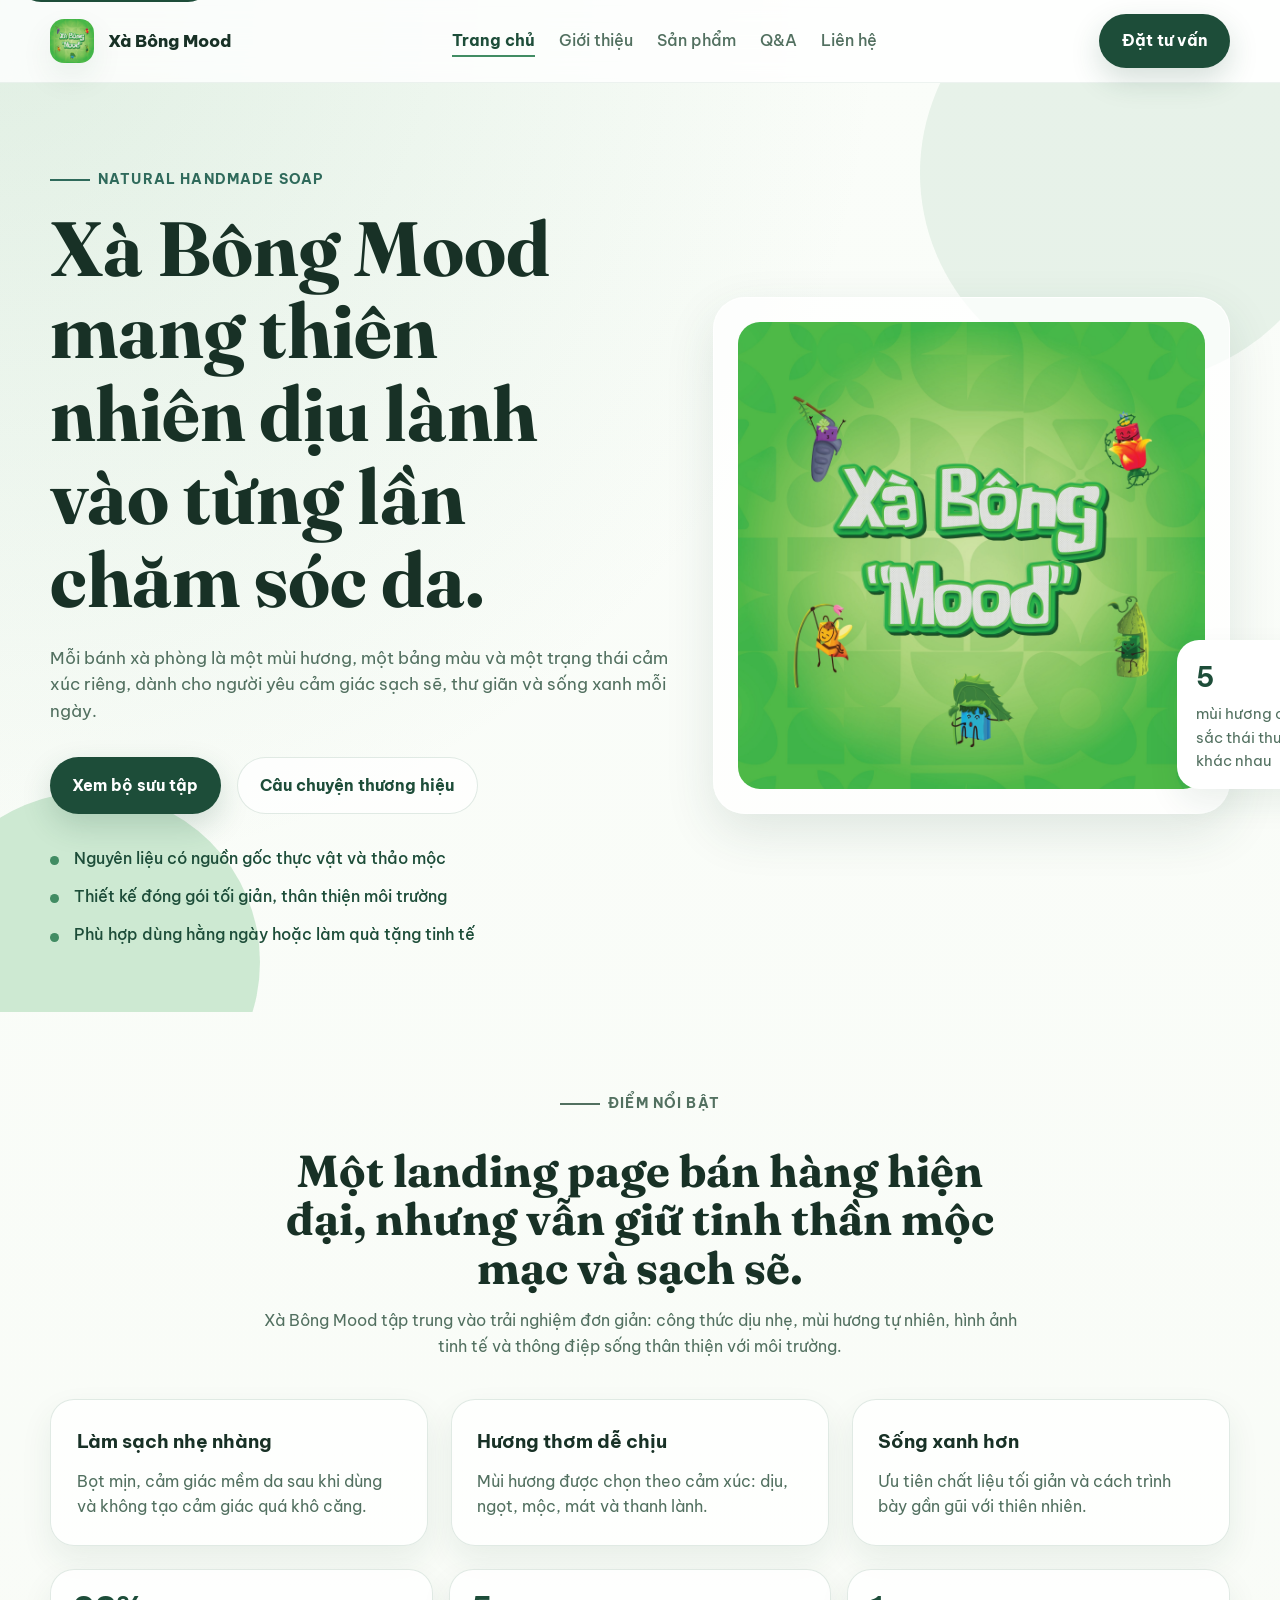
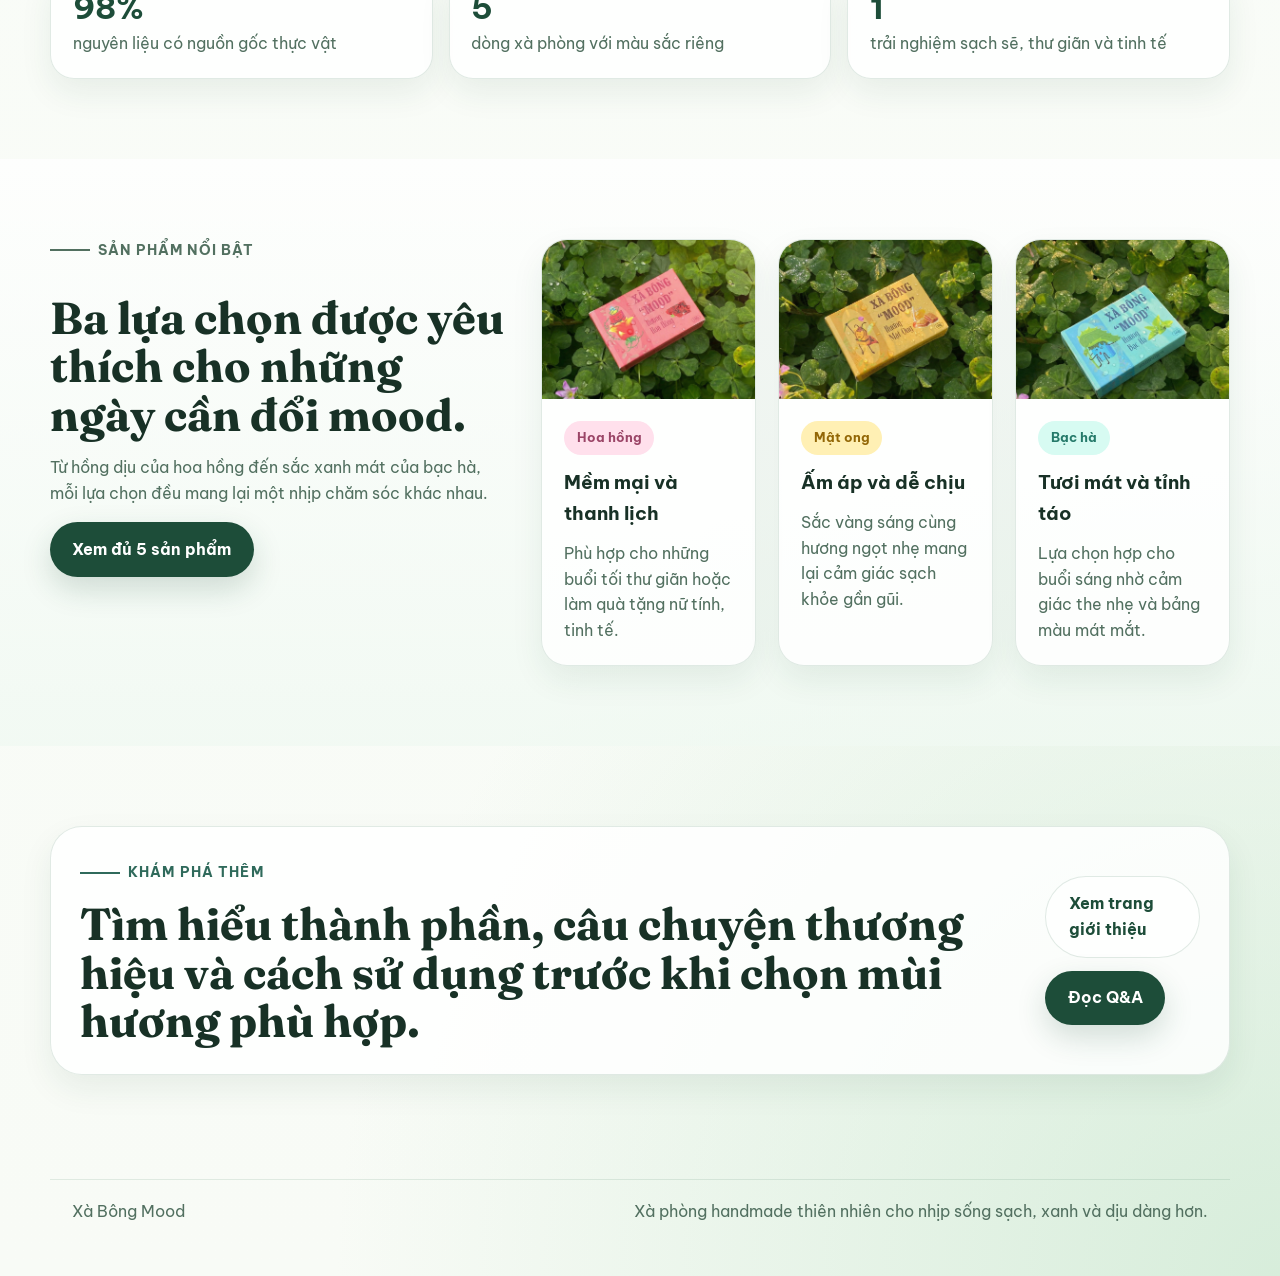
<file: index.html>
<!DOCTYPE html>
<html lang="vi">
<head>
    <meta charset="UTF-8">
    <meta name="viewport" content="width=device-width, initial-scale=1.0">
    <title>Xà Bông Mood | Trang chủ</title>
    <meta
        name="description"
        content="Khám phá Xà Bông Mood, thương hiệu xà phòng handmade thiên nhiên với thiết kế xanh sạch, mùi hương dịu nhẹ và trải nghiệm chăm sóc da thư giãn."
    >
    <link rel="preconnect" href="https://fonts.googleapis.com">
    <link rel="preconnect" href="https://fonts.gstatic.com" crossorigin>
    <link href="https://fonts.googleapis.com/css2?family=Be+Vietnam+Pro:wght@400;500;600;700;800&family=Fraunces:wght@600;700&display=swap" rel="stylesheet">
    <link rel="stylesheet" href="styles.css">
</head>
<body>
    <a class="skip-link" href="#main-content">Đi đến nội dung chính</a>

    <header class="site-header">
        <nav class="navbar container" aria-label="Điều hướng chính">
            <a class="brand" href="index.html">
                 <img class="brand-mark" src="assets/images/avt.jpg" alt="Logo Xà Bông Mood">
                <span class="brand-text">Xà Bông Mood</span>
            </a>

            <ul class="nav-links">
                <li><a class="active" href="index.html">Trang chủ</a></li>
                <li><a href="about.html">Giới thiệu</a></li>
                <li><a href="products.html">Sản phẩm</a></li>
                <li><a href="faq.html">Q&amp;A</a></li>
                <li><a href="contact.html">Liên hệ</a></li>
            </ul>

            <a class="nav-cta" href="contact.html">Đặt tư vấn</a>
        </nav>
    </header>

    <main id="main-content">
        <section class="hero-section">
            <div class="container hero-grid">
                <div class="hero-copy">
                    <p class="eyebrow">Natural handmade soap</p>
                    <h1>Xà Bông Mood mang thiên nhiên dịu lành vào từng lần chăm sóc da.</h1>
                    <p class="hero-text">
                        Mỗi bánh xà phòng là một mùi hương, một bảng màu và một trạng thái cảm xúc riêng,
                        dành cho người yêu cảm giác sạch sẽ, thư giãn và sống xanh mỗi ngày.
                    </p>

                    <div class="hero-actions">
                        <a class="button primary" href="products.html">Xem bộ sưu tập</a>
                        <a class="button secondary" href="about.html">Câu chuyện thương hiệu</a>
                    </div>

                    <ul class="hero-highlights">
                        <li>Nguyên liệu có nguồn gốc thực vật và thảo mộc</li>
                        <li>Thiết kế đóng gói tối giản, thân thiện môi trường</li>
                        <li>Phù hợp dùng hằng ngày hoặc làm quà tặng tinh tế</li>
                    </ul>
                </div>

                <div class="hero-visual">
                    <div class="hero-card">
                        <img src="assets/images/avt.jpg" alt="Bộ sưu tập xà phòng Xà Bông Mood với lá xanh và bọt xà phòng">
                        <div class="hero-badge">
                            <strong>5</strong>
                            <span>mùi hương cho 5 sắc thái thư giãn khác nhau</span>
                        </div>
                    </div>
                </div>
            </div>
        </section>

        <section class="section">
            <div class="container">
                <div class="section-heading centered">
                    <p class="eyebrow">Điểm nổi bật</p>
                    <h2>Một landing page bán hàng hiện đại, nhưng vẫn giữ tinh thần mộc mạc và sạch sẽ.</h2>
                    <p>
                        Xà Bông Mood tập trung vào trải nghiệm đơn giản: công thức dịu nhẹ, mùi hương tự nhiên,
                        hình ảnh tinh tế và thông điệp sống thân thiện với môi trường.
                    </p>
                </div>

                <div class="feature-grid">
                    <article class="info-card">
                        <h3>Làm sạch nhẹ nhàng</h3>
                        <p>Bọt mịn, cảm giác mềm da sau khi dùng và không tạo cảm giác quá khô căng.</p>
                    </article>
                    <article class="info-card">
                        <h3>Hương thơm dễ chịu</h3>
                        <p>Mùi hương được chọn theo cảm xúc: dịu, ngọt, mộc, mát và thanh lành.</p>
                    </article>
                    <article class="info-card">
                        <h3>Sống xanh hơn</h3>
                        <p>Ưu tiên chất liệu tối giản và cách trình bày gần gũi với thiên nhiên.</p>
                    </article>
                </div>

                <div class="stat-row">
                    <div class="stat-card">
                        <strong>98%</strong>
                        <span>nguyên liệu có nguồn gốc thực vật</span>
                    </div>
                    <div class="stat-card">
                        <strong>5</strong>
                        <span>dòng xà phòng với màu sắc riêng</span>
                    </div>
                    <div class="stat-card">
                        <strong>1</strong>
                        <span>trải nghiệm sạch sẽ, thư giãn và tinh tế</span>
                    </div>
                </div>
            </div>
        </section>

        <section class="section alt-section">
            <div class="container preview-layout">
                <div class="section-heading">
                    <p class="eyebrow">Sản phẩm nổi bật</p>
                    <h2>Ba lựa chọn được yêu thích cho những ngày cần đổi mood.</h2>
                    <p>
                        Từ hồng dịu của hoa hồng đến sắc xanh mát của bạc hà, mỗi lựa chọn đều mang lại một nhịp chăm sóc khác nhau.
                    </p>
                    <a class="button primary inline-button" href="products.html">Xem đủ 5 sản phẩm</a>
                </div>

                <div class="preview-grid">
                    <article class="product-card rose">
                        <img src="assets/images/rose.jpg" alt="Xà phòng hương hoa hồng màu hồng">
                        <div class="product-content">
                            <span class="product-tag">Hoa hồng</span>
                            <h3>Mềm mại và thanh lịch</h3>
                            <p>Phù hợp cho những buổi tối thư giãn hoặc làm quà tặng nữ tính, tinh tế.</p>
                        </div>
                    </article>

                    <article class="product-card honey">
                        <img src="assets/images/honey.jpg" alt="Xà phòng hương mật ong màu vàng">
                        <div class="product-content">
                            <span class="product-tag">Mật ong</span>
                            <h3>Ấm áp và dễ chịu</h3>
                            <p>Sắc vàng sáng cùng hương ngọt nhẹ mang lại cảm giác sạch khỏe gần gũi.</p>
                        </div>
                    </article>

                    <article class="product-card mint">
                        <img src="assets/images/mint.jpg" alt="Xà phòng hương bạc hà màu xanh nhạt">
                        <div class="product-content">
                            <span class="product-tag">Bạc hà</span>
                            <h3>Tươi mát và tỉnh táo</h3>
                            <p>Lựa chọn hợp cho buổi sáng nhờ cảm giác the nhẹ và bảng màu mát mắt.</p>
                        </div>
                    </article>
                </div>
            </div>
        </section>

        <section class="section">
            <div class="container cta-banner">
                <div>
                    <p class="eyebrow">Khám phá thêm</p>
                    <h2>Tìm hiểu thành phần, câu chuyện thương hiệu và cách sử dụng trước khi chọn mùi hương phù hợp.</h2>
                </div>
                <div class="cta-actions">
                    <a class="button secondary" href="about.html">Xem trang giới thiệu</a>
                    <a class="button primary" href="faq.html">Đọc Q&amp;A</a>
                </div>
            </div>
        </section>
    </main>

    <footer class="site-footer">
        <div class="container footer-inner">
            <p>Xà Bông Mood</p>
            <p>Xà phòng handmade thiên nhiên cho nhịp sống sạch, xanh và dịu dàng hơn.</p>
        </div>
    </footer>
</body>
</html>
</file>
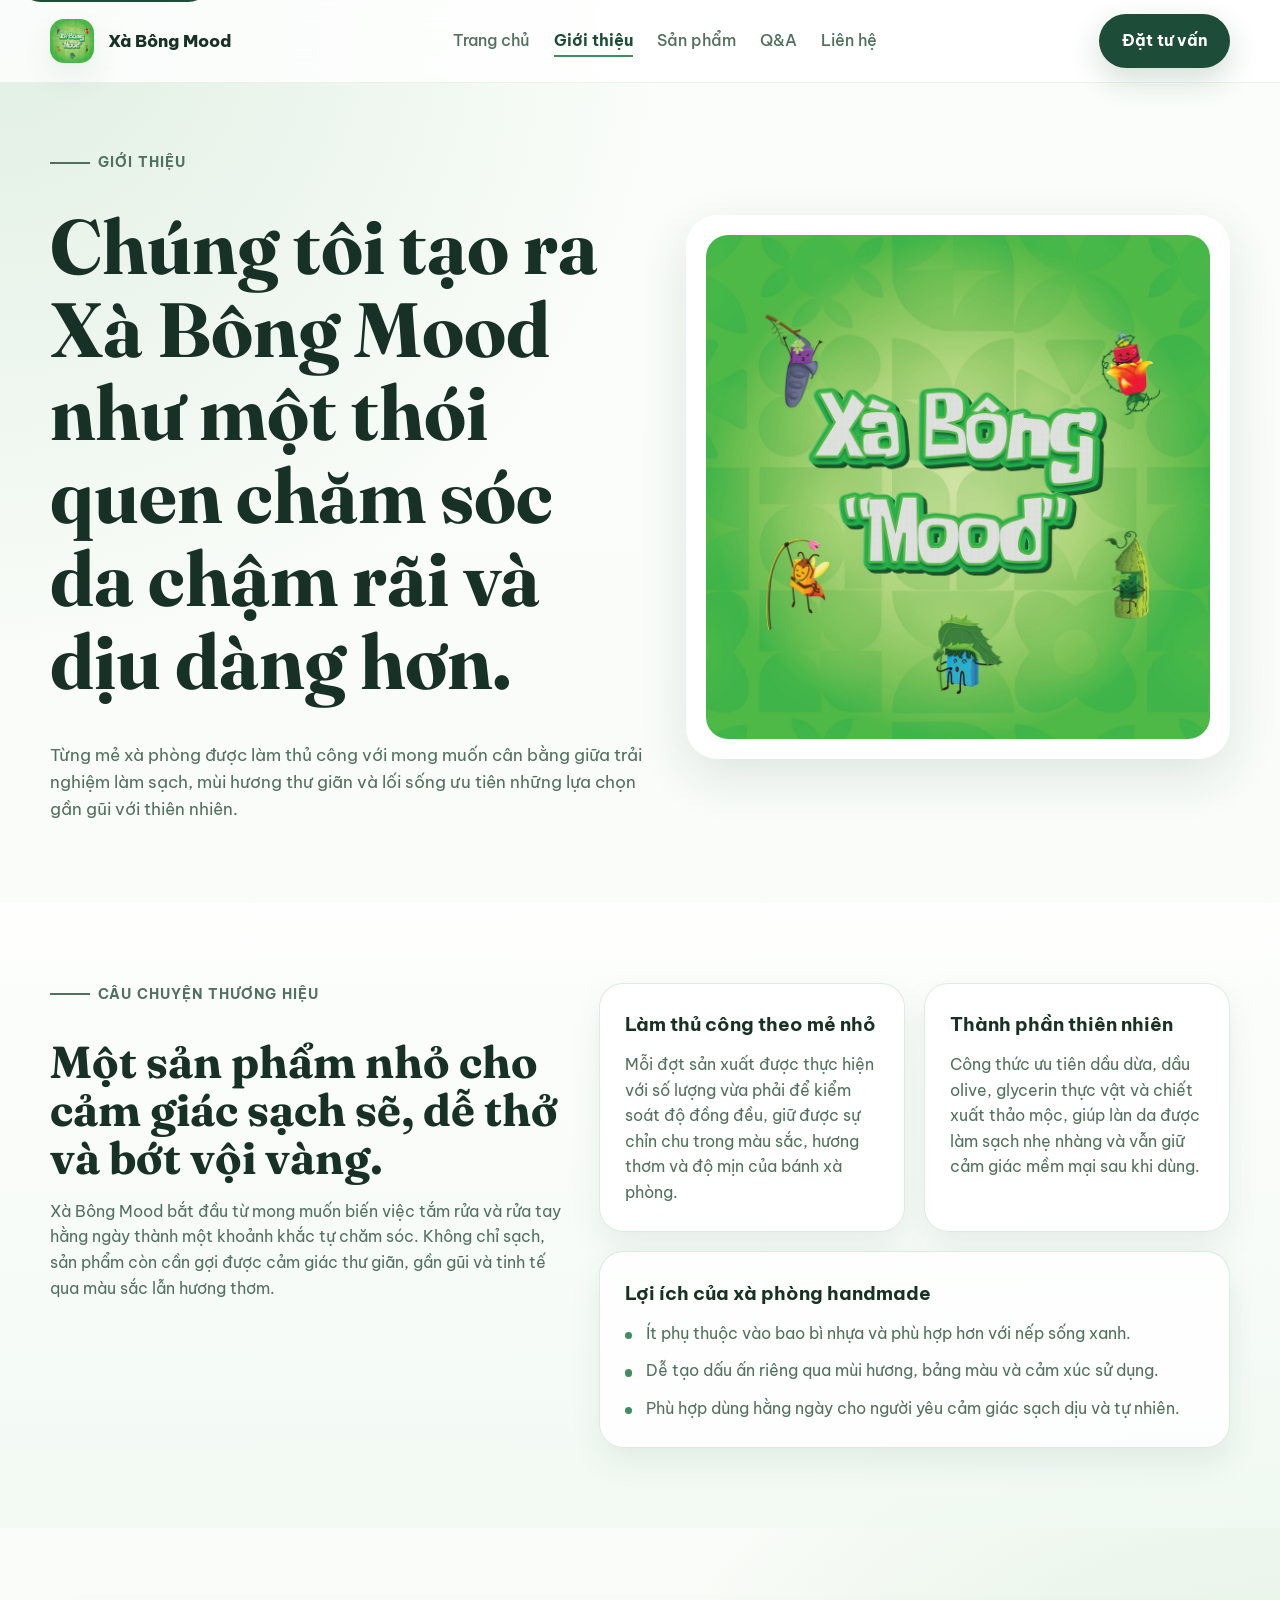
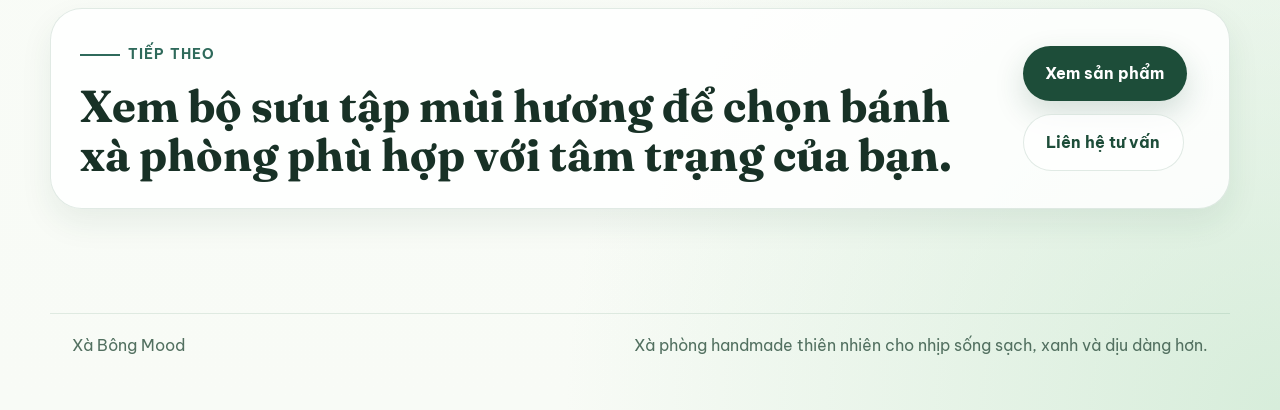
<file: about.html>
<!DOCTYPE html>
<html lang="vi">
<head>
    <meta charset="UTF-8">
    <meta name="viewport" content="width=device-width, initial-scale=1.0">
    <title>Xà Bông Mood | Giới thiệu</title>
    <meta
        name="description"
        content="Tìm hiểu câu chuyện thương hiệu Xà Bông Mood, thành phần thiên nhiên và lợi ích của xà phòng handmade đối với lối sống chăm sóc cá nhân sạch và xanh."
    >
    <link rel="preconnect" href="https://fonts.googleapis.com">
    <link rel="preconnect" href="https://fonts.gstatic.com" crossorigin>
    <link href="https://fonts.googleapis.com/css2?family=Be+Vietnam+Pro:wght@400;500;600;700;800&family=Fraunces:wght@600;700&display=swap" rel="stylesheet">
    <link rel="stylesheet" href="styles.css">
</head>
<body>
    <a class="skip-link" href="#main-content">Đi đến nội dung chính</a>

    <header class="site-header">
        <nav class="navbar container" aria-label="Điều hướng chính">
            <a class="brand" href="index.html">
                 <img class="brand-mark" src="assets/images/avt.jpg" alt="Logo Xà Bông Mood">
                <span class="brand-text">Xà Bông Mood</span>
            </a>

            <ul class="nav-links">
                <li><a href="index.html">Trang chủ</a></li>
                <li><a class="active" href="about.html">Giới thiệu</a></li>
                <li><a href="products.html">Sản phẩm</a></li>
                <li><a href="faq.html">Q&amp;A</a></li>
                <li><a href="contact.html">Liên hệ</a></li>
            </ul>

            <a class="nav-cta" href="contact.html">Đặt tư vấn</a>
        </nav>
    </header>

    <main id="main-content">
        <section class="page-hero section">
            <div class="container page-hero-grid">
                <div class="section-heading">
                    <p class="eyebrow">Giới thiệu</p>
                    <h1>Chúng tôi tạo ra Xà Bông Mood như một thói quen chăm sóc da chậm rãi và dịu dàng hơn.</h1>
                    <p class="hero-text">
                        Từng mẻ xà phòng được làm thủ công với mong muốn cân bằng giữa trải nghiệm làm sạch,
                        mùi hương thư giãn và lối sống ưu tiên những lựa chọn gần gũi với thiên nhiên.
                    </p>
                </div>

                <div class="page-visual-card">
                    <img src="assets/images/avt.jpg" alt="Minh họa thương hiệu Xà Bông Mood với xà phòng và lá xanh">
                </div>
            </div>
        </section>

        <section class="about-section section alt-section">
            <div class="container section-grid">
                <div class="section-heading">
                    <p class="eyebrow">Câu chuyện thương hiệu</p>
                    <h2>Một sản phẩm nhỏ cho cảm giác sạch sẽ, dễ thở và bớt vội vàng.</h2>
                    <p>
                        Xà Bông Mood bắt đầu từ mong muốn biến việc tắm rửa và rửa tay hằng ngày thành một khoảnh khắc tự chăm sóc.
                        Không chỉ sạch, sản phẩm còn cần gợi được cảm giác thư giãn, gần gũi và tinh tế qua màu sắc lẫn hương thơm.
                    </p>
                </div>

                <div class="about-panels">
                    <article class="info-card story-card">
                        <h3>Làm thủ công theo mẻ nhỏ</h3>
                        <p>
                            Mỗi đợt sản xuất được thực hiện với số lượng vừa phải để kiểm soát độ đồng đều,
                            giữ được sự chỉn chu trong màu sắc, hương thơm và độ mịn của bánh xà phòng.
                        </p>
                    </article>

                    <article class="info-card ingredients-card">
                        <h3>Thành phần thiên nhiên</h3>
                        <p>
                            Công thức ưu tiên dầu dừa, dầu olive, glycerin thực vật và chiết xuất thảo mộc,
                            giúp làn da được làm sạch nhẹ nhàng và vẫn giữ cảm giác mềm mại sau khi dùng.
                        </p>
                    </article>

                    <article class="info-card benefits-card">
                        <h3>Lợi ích của xà phòng handmade</h3>
                        <ul class="benefit-list">
                            <li>Ít phụ thuộc vào bao bì nhựa và phù hợp hơn với nếp sống xanh.</li>
                            <li>Dễ tạo dấu ấn riêng qua mùi hương, bảng màu và cảm xúc sử dụng.</li>
                            <li>Phù hợp dùng hằng ngày cho người yêu cảm giác sạch dịu và tự nhiên.</li>
                        </ul>
                    </article>
                </div>
            </div>
        </section>

        <section class="section">
            <div class="container cta-banner">
                <div>
                    <p class="eyebrow">Tiếp theo</p>
                    <h2>Xem bộ sưu tập mùi hương để chọn bánh xà phòng phù hợp với tâm trạng của bạn.</h2>
                </div>
                <div class="cta-actions">
                    <a class="button primary" href="products.html">Xem sản phẩm</a>
                    <a class="button secondary" href="contact.html">Liên hệ tư vấn</a>
                </div>
            </div>
        </section>
    </main>

    <footer class="site-footer">
        <div class="container footer-inner">
            <p>Xà Bông Mood</p>
            <p>Xà phòng handmade thiên nhiên cho nhịp sống sạch, xanh và dịu dàng hơn.</p>
        </div>
    </footer>
</body>
</html>
</file>
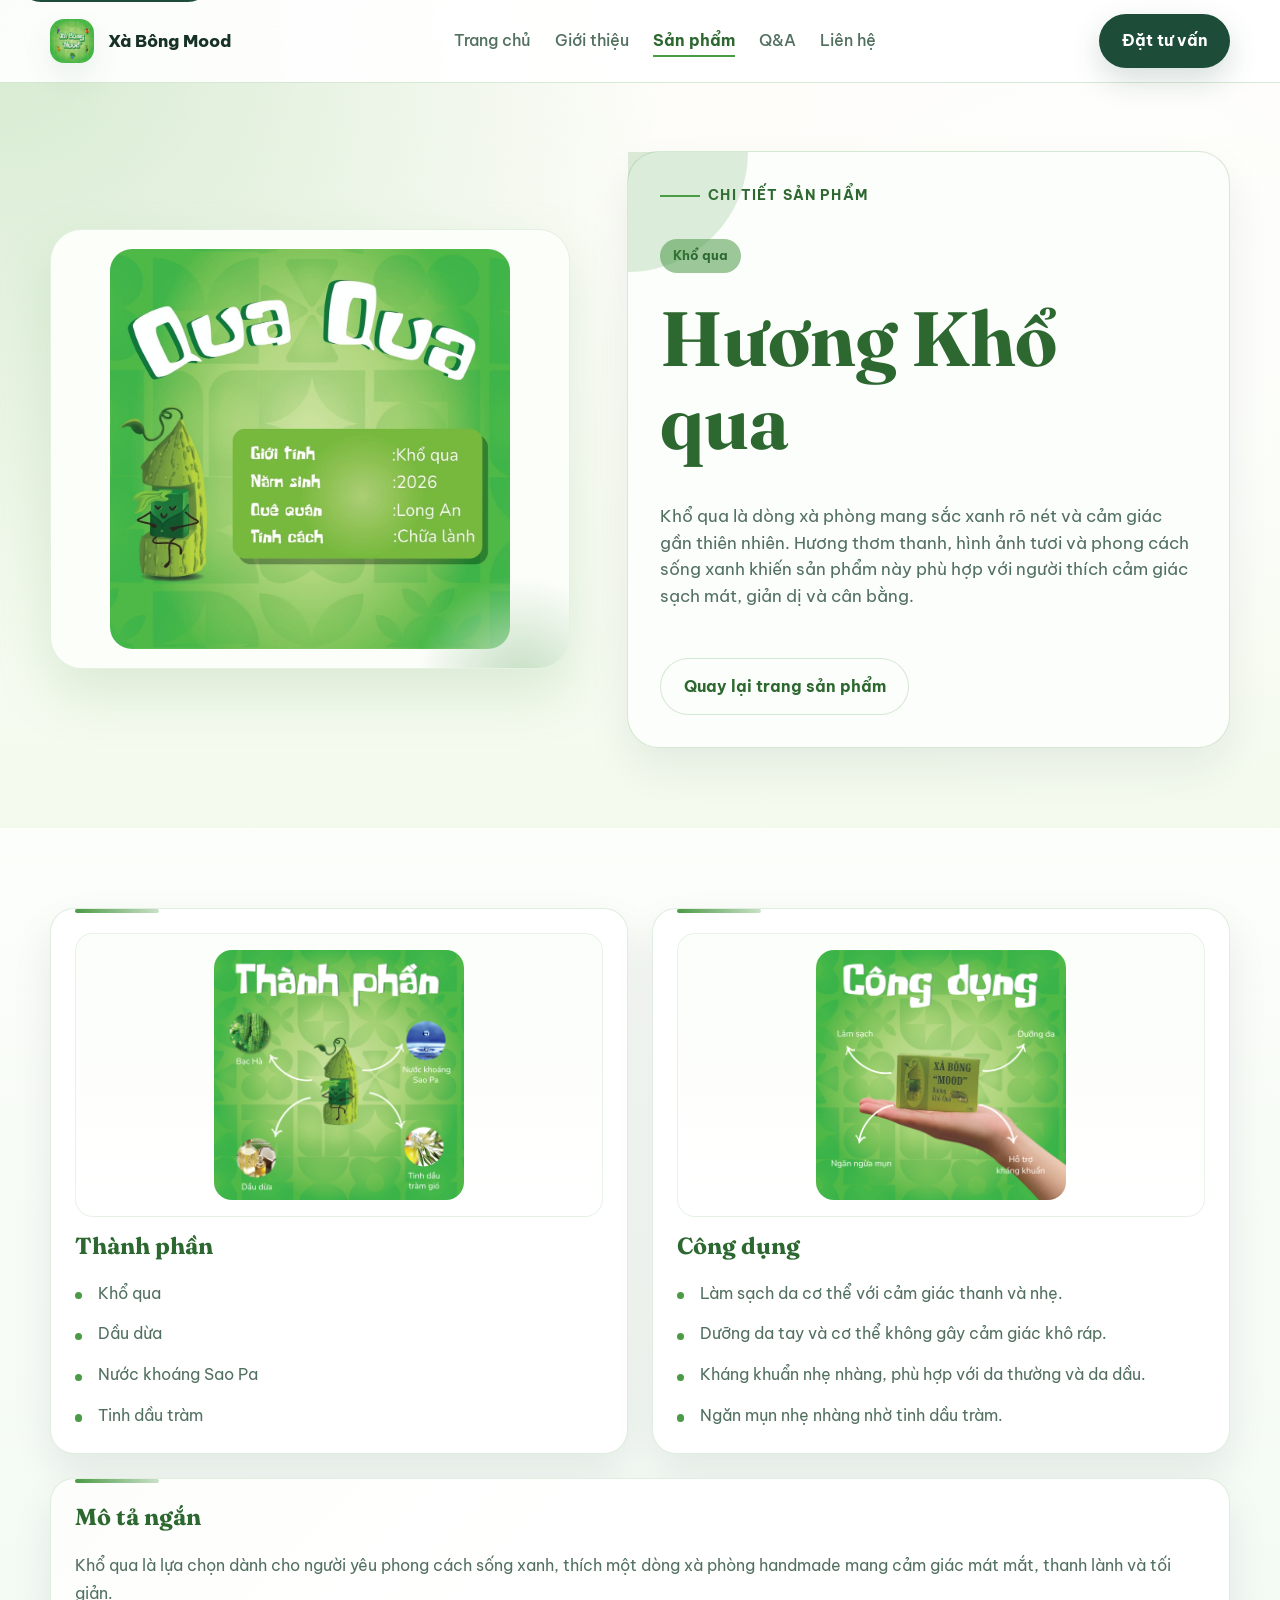
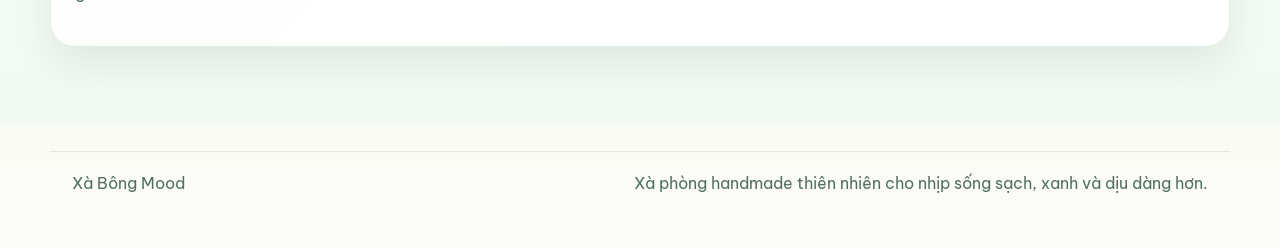
<file: bittermelon.html>
<!DOCTYPE html>
<html lang="vi">
<head>
    <meta charset="UTF-8">
    <meta name="viewport" content="width=device-width, initial-scale=1.0">
    <title>Xà Bông Mood | Hương Khổ qua</title>
    <meta
        name="description"
        content="Chi tiết sản phẩm xà phòng handmade hương Khổ qua của Xà Bông Mood với thành phần, công dụng và hình ảnh sản phẩm."
    >
    <link rel="preconnect" href="https://fonts.googleapis.com">
    <link rel="preconnect" href="https://fonts.gstatic.com" crossorigin>
    <link href="https://fonts.googleapis.com/css2?family=Be+Vietnam+Pro:wght@400;500;600;700;800&family=Fraunces:wght@600;700&display=swap" rel="stylesheet">
    <link rel="stylesheet" href="styles.css">
</head>
<body class="product-detail-page bittermelon-detail">
    <a class="skip-link" href="#main-content">Đi đến nội dung chính</a>

    <header class="site-header">
        <nav class="navbar container" aria-label="Điều hướng chính">
            <a class="brand" href="index.html">
                <img class="brand-mark" src="assets/images/avt.jpg" alt="Logo Xà Bông Mood">
                <span class="brand-text">Xà Bông Mood</span>
            </a>

            <ul class="nav-links">
                <li><a href="index.html">Trang chủ</a></li>
                <li><a href="about.html">Giới thiệu</a></li>
                <li><a class="active" href="products.html">Sản phẩm</a></li>
                <li><a href="faq.html">Q&amp;A</a></li>
                <li><a href="contact.html">Liên hệ</a></li>
            </ul>

            <a class="nav-cta" href="contact.html">Đặt tư vấn</a>
        </nav>
    </header>

    <main id="main-content">
        <section class="page-hero section">
            <div class="container detail-layout">
                <div class="page-visual-card detail-visual-card">
                    <img class="detail-product-image" src="assets/images/khoqua_detail.jpg" alt="Xà phòng handmade Xà Bông Mood hương Khổ qua">
                </div>

                <div class="section-heading detail-copy">
                    <p class="eyebrow">Chi tiết sản phẩm</p>
                    <span class="product-tag detail-tag">Khổ qua</span>
                    <h1>Hương Khổ qua</h1>
                    <p class="hero-text">
                        Khổ qua là dòng xà phòng mang sắc xanh rõ nét và cảm giác gần thiên nhiên. Hương thơm thanh, hình ảnh tươi và phong cách sống xanh
                        khiến sản phẩm này phù hợp với người thích cảm giác sạch mát, giản dị và cân bằng.
                    </p>
                    <div class="detail-actions">
                        <a class="button secondary" href="products.html">Quay lại trang sản phẩm</a>
                    </div>
                </div>
            </div>
        </section>

        <section class="section alt-section">
            <div class="container detail-info-grid">
                <article class="info-card detail-panel detail-panel-ingredients">
                    <div class="detail-panel-media">
                        <img class="detail-support-image detail-ingredient-image" src="assets/images/khoqua_tp.jpg" alt="Thành phần xà phòng hương Khổ qua">
                    </div>
                    <h2>Thành phần</h2>
                    <ul class="benefit-list">
                        <li>Khổ qua</li>
                        <li>Dầu dừa</li>
                        <li>Nước khoáng Sao Pa</li>
                        <li>Tinh dầu tràm </li>
                    </ul>
                </article>

                <article class="info-card detail-panel detail-panel-benefits">
                    <div class="detail-panel-media">
                        <img class="detail-support-image detail-benefit-image" src="assets/images/khoqua_cd.jpg" alt="Công dụng xà phòng hương Khổ qua">
                    </div>
                    <h2>Công dụng</h2>
                    <ul class="benefit-list">
                        <li>Làm sạch da cơ thể với cảm giác thanh và nhẹ.</li>
                        <li>Dưỡng da tay và cơ thể không gây cảm giác khô ráp.</li>
                        <li>Kháng khuẩn nhẹ nhàng, phù hợp với da thường và da dầu.</li>
                        <li>Ngăn mụn nhẹ nhàng nhờ tinh dầu tràm.</li>
                    </ul>
                </article>

                <article class="info-card detail-panel detail-panel-summary">
                    <h2>Mô tả ngắn</h2>
                    <p>
                        Khổ qua là lựa chọn dành cho người yêu phong cách sống xanh, thích một dòng xà phòng handmade mang cảm giác mát mắt, thanh lành và tối giản.
                    </p>
                </article>
            </div>
        </section>
    </main>

    <footer class="site-footer">
        <div class="container footer-inner">
            <p>Xà Bông Mood</p>
            <p>Xà phòng handmade thiên nhiên cho nhịp sống sạch, xanh và dịu dàng hơn.</p>
        </div>
    </footer>
</body>
</html>
</file>
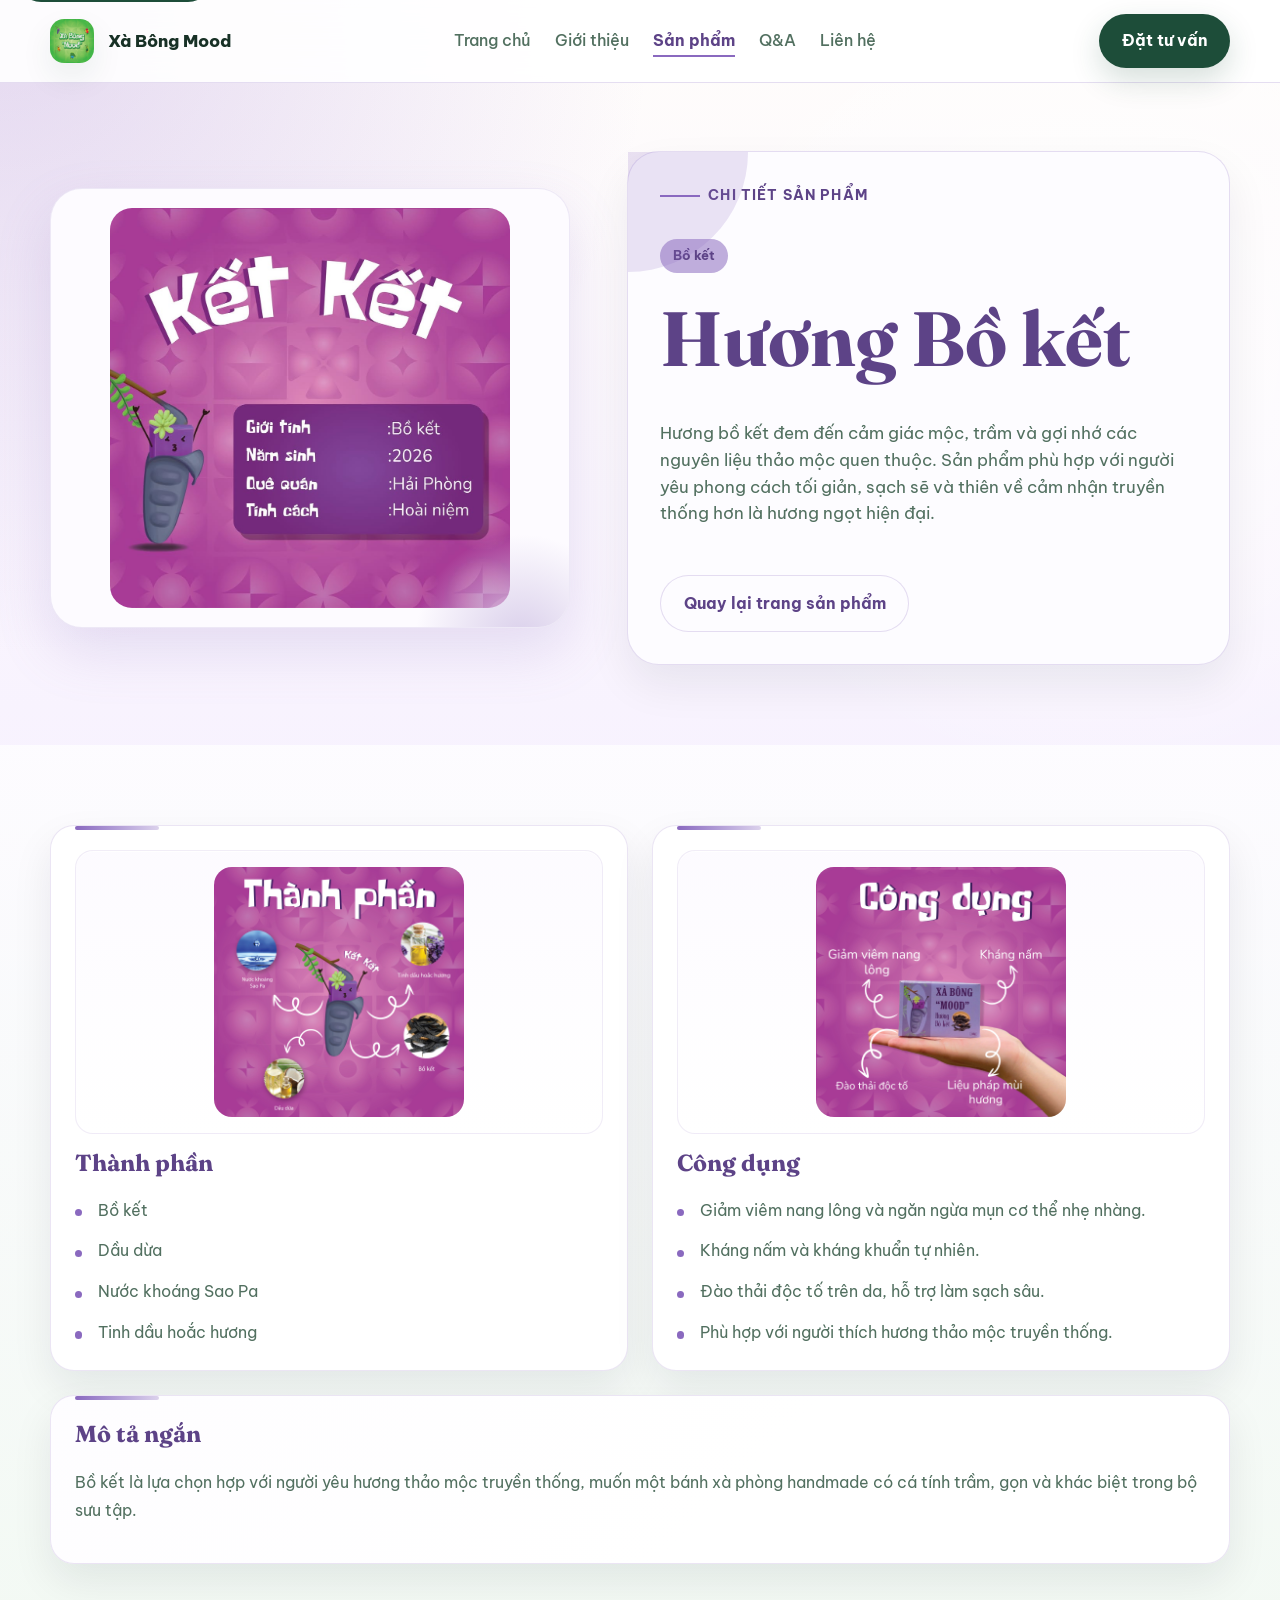
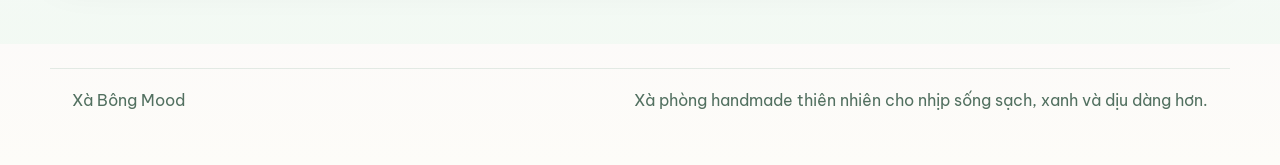
<file: boket.html>
<!DOCTYPE html>
<html lang="vi">
<head>
    <meta charset="UTF-8">
    <meta name="viewport" content="width=device-width, initial-scale=1.0">
    <title>Xà Bông Mood | Hương Bồ kết</title>
    <meta
        name="description"
        content="Chi tiết sản phẩm xà phòng handmade hương Bồ kết của Xà Bông Mood với thành phần, công dụng và hình ảnh sản phẩm."
    >
    <link rel="preconnect" href="https://fonts.googleapis.com">
    <link rel="preconnect" href="https://fonts.gstatic.com" crossorigin>
    <link href="https://fonts.googleapis.com/css2?family=Be+Vietnam+Pro:wght@400;500;600;700;800&family=Fraunces:wght@600;700&display=swap" rel="stylesheet">
    <link rel="stylesheet" href="styles.css">
</head>
<body class="product-detail-page boket-detail">
    <a class="skip-link" href="#main-content">Đi đến nội dung chính</a>

    <header class="site-header">
        <nav class="navbar container" aria-label="Điều hướng chính">
            <a class="brand" href="index.html">
                <img class="brand-mark" src="assets/images/avt.jpg" alt="Logo Xà Bông Mood">
                <span class="brand-text">Xà Bông Mood</span>
            </a>

            <ul class="nav-links">
                <li><a href="index.html">Trang chủ</a></li>
                <li><a href="about.html">Giới thiệu</a></li>
                <li><a class="active" href="products.html">Sản phẩm</a></li>
                <li><a href="faq.html">Q&amp;A</a></li>
                <li><a href="contact.html">Liên hệ</a></li>
            </ul>

            <a class="nav-cta" href="contact.html">Đặt tư vấn</a>
        </nav>
    </header>

    <main id="main-content">
        <section class="page-hero section">
            <div class="container detail-layout">
                <div class="page-visual-card detail-visual-card">
                    <img class="detail-product-image" src="assets/images/boket_detail.jpg" alt="Xà phòng handmade Xà Bông Mood hương Bồ kết">
                </div>

                <div class="section-heading detail-copy">
                    <p class="eyebrow">Chi tiết sản phẩm</p>
                    <span class="product-tag detail-tag">Bồ kết</span>
                    <h1>Hương Bồ kết</h1>
                    <p class="hero-text">
                        Hương bồ kết đem đến cảm giác mộc, trầm và gợi nhớ các nguyên liệu thảo mộc quen thuộc. Sản phẩm phù hợp với người yêu
                        phong cách tối giản, sạch sẽ và thiên về cảm nhận truyền thống hơn là hương ngọt hiện đại.
                    </p>
                    <div class="detail-actions">
                        <a class="button secondary" href="products.html">Quay lại trang sản phẩm</a>
                    </div>
                </div>
            </div>
        </section>

        <section class="section alt-section">
            <div class="container detail-info-grid">
                <article class="info-card detail-panel detail-panel-ingredients">
                    <div class="detail-panel-media">
                        <img class="detail-support-image detail-ingredient-image" src="assets/images/boket_tp.jpg" alt="Thành phần xà phòng hương Bồ kết">
                    </div>
                    <h2>Thành phần</h2>
                    <ul class="benefit-list">
                        <li>Bồ kết</li>
                        <li>Dầu dừa</li>
                        <li>Nước khoáng Sao Pa</li>
                        <li>Tinh dầu hoắc hương</li>    
                    </ul>
                </article>

                <article class="info-card detail-panel detail-panel-benefits">
                    <div class="detail-panel-media">
                        <img class="detail-support-image detail-benefit-image" src="assets/images/boket_cd.jpg" alt="Công dụng xà phòng hương Bồ kết">
                    </div>
                    <h2>Công dụng</h2>
                    <ul class="benefit-list">
                        <li>Giảm viêm nang lông và ngăn ngừa mụn cơ thể nhẹ nhàng.</li>
                        <li>Kháng nấm và kháng khuẩn tự nhiên.</li>
                        <li>Đào thải độc tố trên da, hỗ trợ làm sạch sâu.</li>
                        <li>Phù hợp với người thích hương thảo mộc truyền thống.</li>
                    </ul>
                </article>

                <article class="info-card detail-panel detail-panel-summary">
                    <h2>Mô tả ngắn</h2>
                    <p>
                        Bồ kết là lựa chọn hợp với người yêu hương thảo mộc truyền thống, muốn một bánh xà phòng handmade có cá tính trầm, gọn và khác biệt trong bộ sưu tập.
                    </p>
                </article>
            </div>
        </section>
    </main>

    <footer class="site-footer">
        <div class="container footer-inner">
            <p>Xà Bông Mood</p>
            <p>Xà phòng handmade thiên nhiên cho nhịp sống sạch, xanh và dịu dàng hơn.</p>
        </div>
    </footer>
</body>
</html>
</file>
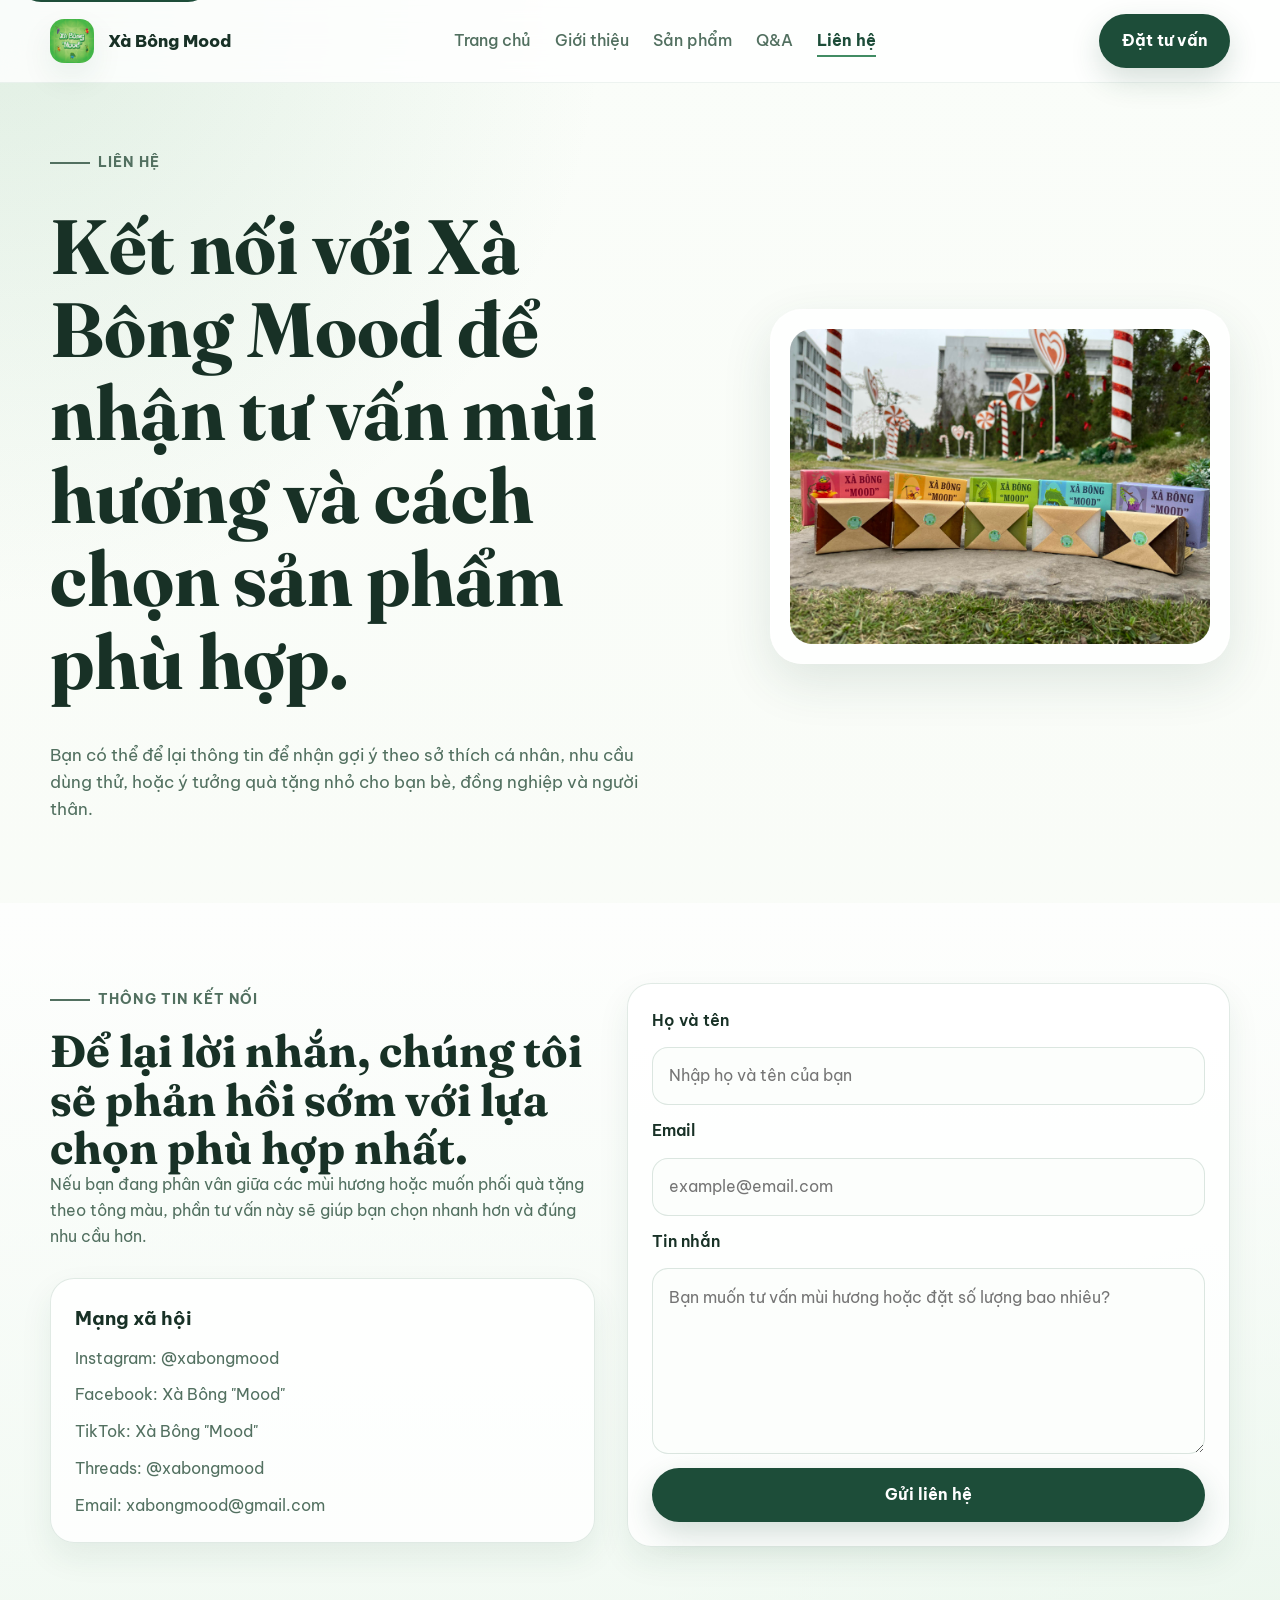
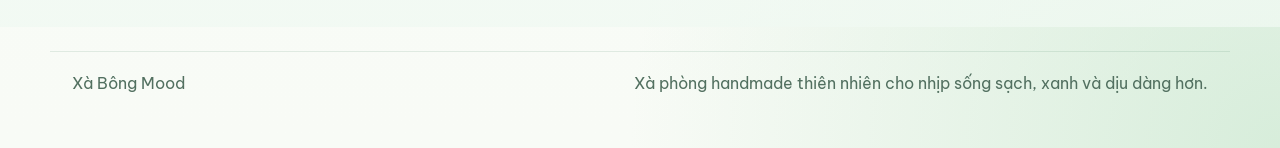
<file: contact.html>
<!DOCTYPE html>
<html lang="vi">

<head>
    <meta charset="UTF-8">
    <meta name="viewport" content="width=device-width, initial-scale=1.0">
    <title>Xà Bông Mood | Liên hệ</title>
    <meta name="description"
        content="Liên hệ với Xà Bông Mood để được tư vấn mùi hương, đặt dùng thử hoặc tìm hiểu thêm về xà phòng handmade thiên nhiên.">
    <link rel="preconnect" href="https://fonts.googleapis.com">
    <link rel="preconnect" href="https://fonts.gstatic.com" crossorigin>
    <link
        href="https://fonts.googleapis.com/css2?family=Be+Vietnam+Pro:wght@400;500;600;700;800&family=Fraunces:wght@600;700&display=swap"
        rel="stylesheet">
    <link rel="stylesheet" href="styles.css">
</head>

<body>
    <a class="skip-link" href="#main-content">Đi đến nội dung chính</a>

    <header class="site-header">
        <nav class="navbar container" aria-label="Điều hướng chính">
            <a class="brand" href="index.html">
                <img class="brand-mark" src="assets/images/avt.jpg" alt="Logo Xà Bông Mood">
                <span class="brand-text">Xà Bông Mood</span>
            </a>

            <ul class="nav-links">
                <li><a href="index.html">Trang chủ</a></li>
                <li><a href="about.html">Giới thiệu</a></li>
                <li><a href="products.html">Sản phẩm</a></li>
                <li><a href="faq.html">Q&amp;A</a></li>
                <li><a class="active" href="contact.html">Liên hệ</a></li>
            </ul>

            <a class="nav-cta" href="contact.html">Đặt tư vấn</a>
        </nav>
    </header>

    <main id="main-content">
        <section class="page-hero section">
            <div class="container page-hero-grid">
                <div class="section-heading">
                    <p class="eyebrow">Liên hệ</p>
                    <h1>Kết nối với Xà Bông Mood để nhận tư vấn mùi hương và cách chọn sản phẩm phù hợp.</h1>
                    <p class="hero-text">
                        Bạn có thể để lại thông tin để nhận gợi ý theo sở thích cá nhân, nhu cầu dùng thử,
                        hoặc ý tưởng quà tặng nhỏ cho bạn bè, đồng nghiệp và người thân.
                    </p>
                </div>

                <div class="page-visual-card compact-visual-card">
                    <img src="assets/images/5.jpg"
                        alt="Xà phòng mật ong Xà Bông Mood minh họa cho trang liên hệ">
                </div>
            </div>
        </section>

        <section class="contact-section section alt-section">
            <div class="container contact-grid">
                <div class="contact-copy">
                    <p class="eyebrow">Thông tin kết nối</p>
                    <h2>Để lại lời nhắn, chúng tôi sẽ phản hồi sớm với lựa chọn phù hợp nhất.</h2>
                    <p>
                        Nếu bạn đang phân vân giữa các mùi hương hoặc muốn phối quà tặng theo tông màu,
                        phần tư vấn này sẽ giúp bạn chọn nhanh hơn và đúng nhu cầu hơn.
                    </p>

                    <div class="social-box">
                        <h3>Mạng xã hội</h3>
                        <ul>
                            <a href="https://www.instagram.com/xabongmood" target="_blank">
                                Instagram: @xabongmood
                            </a>
                            
                            <a href="https://www.facebook.com/profile.php?id=61587303304334" target="_blank">
                                Facebook: Xà Bông "Mood"
                            </a>
                            
                            <a href="https://www.tiktok.com/@xabongmood" target="_blank">
                                TikTok: Xà Bông "Mood"
                            </a>

                            
                            <a href="https://www.threads.com/@xabongmood" target="_blank">
                                Threads: @xabongmood
                            </a>
                            <li>Email: xabongmood@gmail.com</li>
                        </ul>
                    </div>
                </div>

                <form class="contact-form">
                    <label for="name">Họ và tên</label>
                    <input id="name" name="name" type="text" placeholder="Nhập họ và tên của bạn">

                    <label for="email">Email</label>
                    <input id="email" name="email" type="email" placeholder="example@email.com">

                    <label for="message">Tin nhắn</label>
                    <textarea id="message" name="message" rows="6"
                        placeholder="Bạn muốn tư vấn mùi hương hoặc đặt số lượng bao nhiêu?"></textarea>

                    <button type="submit" class="button primary full-width">Gửi liên hệ</button>
                </form>
            </div>
        </section>
    </main>

    <footer class="site-footer">
        <div class="container footer-inner">
            <p>Xà Bông Mood</p>
            <p>Xà phòng handmade thiên nhiên cho nhịp sống sạch, xanh và dịu dàng hơn.</p>
        </div>
    </footer>
</body>

</html>
</file>
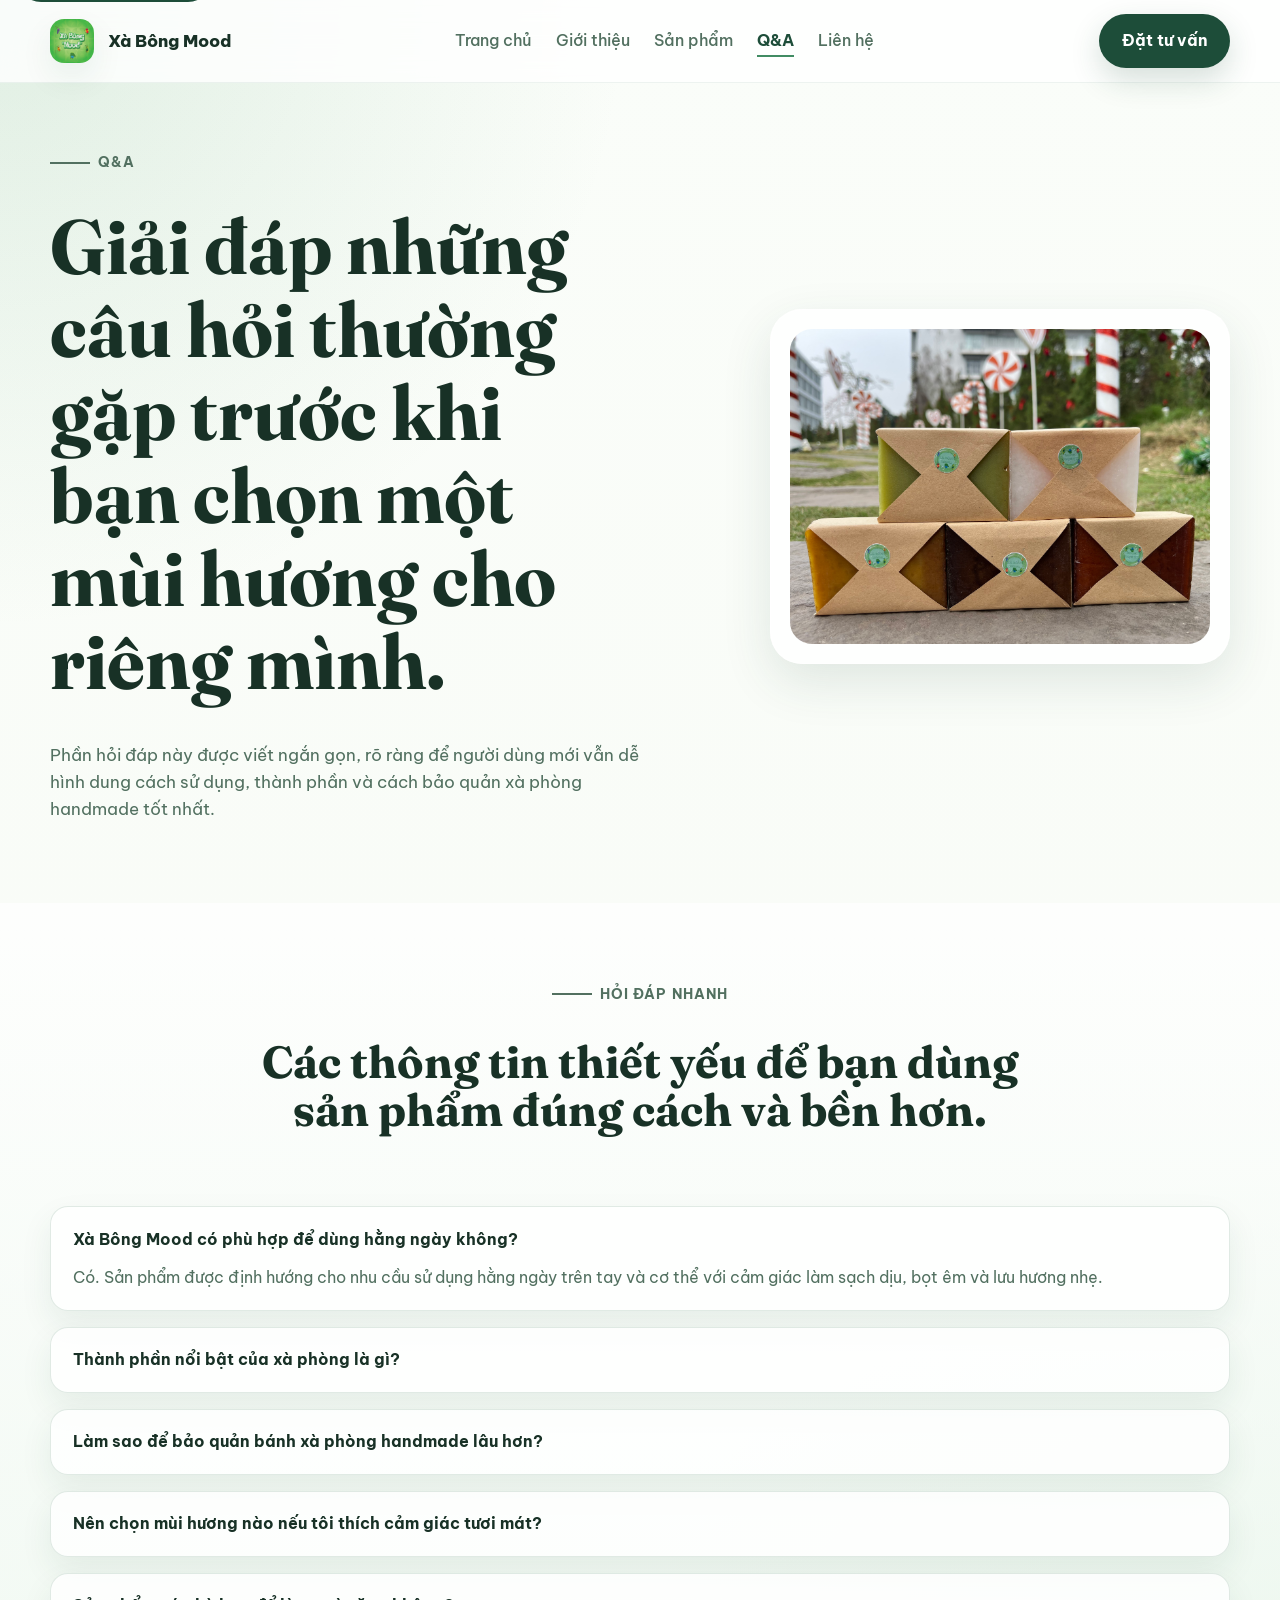
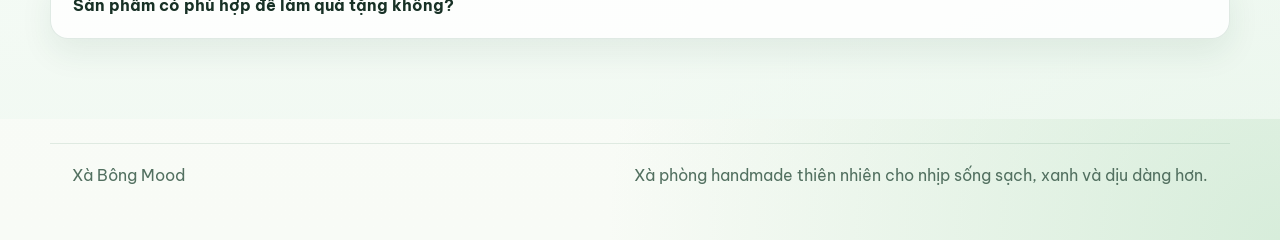
<file: faq.html>
<!DOCTYPE html>
<html lang="vi">
<head>
    <meta charset="UTF-8">
    <meta name="viewport" content="width=device-width, initial-scale=1.0">
    <title>Xà Bông Mood | Q&amp;A</title>
    <meta
        name="description"
        content="Tổng hợp câu hỏi thường gặp về Xà Bông Mood: cách sử dụng, thành phần, bảo quản và gợi ý chọn mùi hương phù hợp."
    >
    <link rel="preconnect" href="https://fonts.googleapis.com">
    <link rel="preconnect" href="https://fonts.gstatic.com" crossorigin>
    <link href="https://fonts.googleapis.com/css2?family=Be+Vietnam+Pro:wght@400;500;600;700;800&family=Fraunces:wght@600;700&display=swap" rel="stylesheet">
    <link rel="stylesheet" href="styles.css">
</head>
<body>
    <a class="skip-link" href="#main-content">Đi đến nội dung chính</a>

    <header class="site-header">
        <nav class="navbar container" aria-label="Điều hướng chính">
            <a class="brand" href="index.html">
                 <img class="brand-mark" src="assets/images/avt.jpg" alt="Logo Xà Bông Mood">
                <span class="brand-text">Xà Bông Mood</span>
            </a>

            <ul class="nav-links">
                <li><a href="index.html">Trang chủ</a></li>
                <li><a href="about.html">Giới thiệu</a></li>
                <li><a href="products.html">Sản phẩm</a></li>
                <li><a class="active" href="faq.html">Q&amp;A</a></li>
                <li><a href="contact.html">Liên hệ</a></li>
            </ul>

            <a class="nav-cta" href="contact.html">Đặt tư vấn</a>
        </nav>
    </header>

    <main id="main-content">
        <section class="page-hero section">
            <div class="container page-hero-grid">
                <div class="section-heading">
                    <p class="eyebrow">Q&amp;A</p>
                    <h1>Giải đáp những câu hỏi thường gặp trước khi bạn chọn một mùi hương cho riêng mình.</h1>
                    <p class="hero-text">
                        Phần hỏi đáp này được viết ngắn gọn, rõ ràng để người dùng mới vẫn dễ hình dung cách sử dụng,
                        thành phần và cách bảo quản xà phòng handmade tốt nhất.
                    </p>
                </div>

                <div class="page-visual-card compact-visual-card">
                    <img src="assets/images/4.jpg" alt="Xà phòng bạc hà Xà Bông Mood minh họa cho mục hỏi đáp">
                </div>
            </div>
        </section>

        <section class="faq-section section alt-section">
            <div class="container faq-layout single-column-layout">
                <div class="section-heading centered narrow-heading">
                    <p class="eyebrow">Hỏi đáp nhanh</p>
                    <h2>Các thông tin thiết yếu để bạn dùng sản phẩm đúng cách và bền hơn.</h2>
                </div>

                <div class="faq-list">
                    <details class="faq-item" open>
                        <summary>Xà Bông Mood có phù hợp để dùng hằng ngày không?</summary>
                        <p>Có. Sản phẩm được định hướng cho nhu cầu sử dụng hằng ngày trên tay và cơ thể với cảm giác làm sạch dịu, bọt êm và lưu hương nhẹ.</p>
                    </details>

                    <details class="faq-item">
                        <summary>Thành phần nổi bật của xà phòng là gì?</summary>
                        <p>Các công thức ưu tiên dầu thực vật, glycerin và chiết xuất thảo mộc theo từng mùi hương để giữ cảm giác gần gũi, lành tính và dễ sử dụng.</p>
                    </details>

                    <details class="faq-item">
                        <summary>Làm sao để bảo quản bánh xà phòng handmade lâu hơn?</summary>
                        <p>Bạn nên đặt xà phòng ở nơi khô ráo, thoáng khí và có khay thoát nước tốt sau mỗi lần sử dụng để bánh khô nhanh và ít bị mềm.</p>
                    </details>

                    <details class="faq-item">
                        <summary>Nên chọn mùi hương nào nếu tôi thích cảm giác tươi mát?</summary>
                        <p>Bạc hà và Khổ qua là hai lựa chọn phù hợp nếu bạn thích cảm giác thanh mát, sạch thoáng và bảng màu xanh gần thiên nhiên.</p>
                    </details>

                    <details class="faq-item">
                        <summary>Sản phẩm có phù hợp để làm quà tặng không?</summary>
                        <p>Phù hợp. Xà Bông Mood có hình ảnh hiện đại, màu sắc hài hòa và mang tinh thần sống xanh nên rất thích hợp cho những món quà nhỏ nhưng tinh tế.</p>
                    </details>
                </div>
            </div>
        </section>
    </main>

    <footer class="site-footer">
        <div class="container footer-inner">
            <p>Xà Bông Mood</p>
            <p>Xà phòng handmade thiên nhiên cho nhịp sống sạch, xanh và dịu dàng hơn.</p>
        </div>
    </footer>
</body>
</html>
</file>
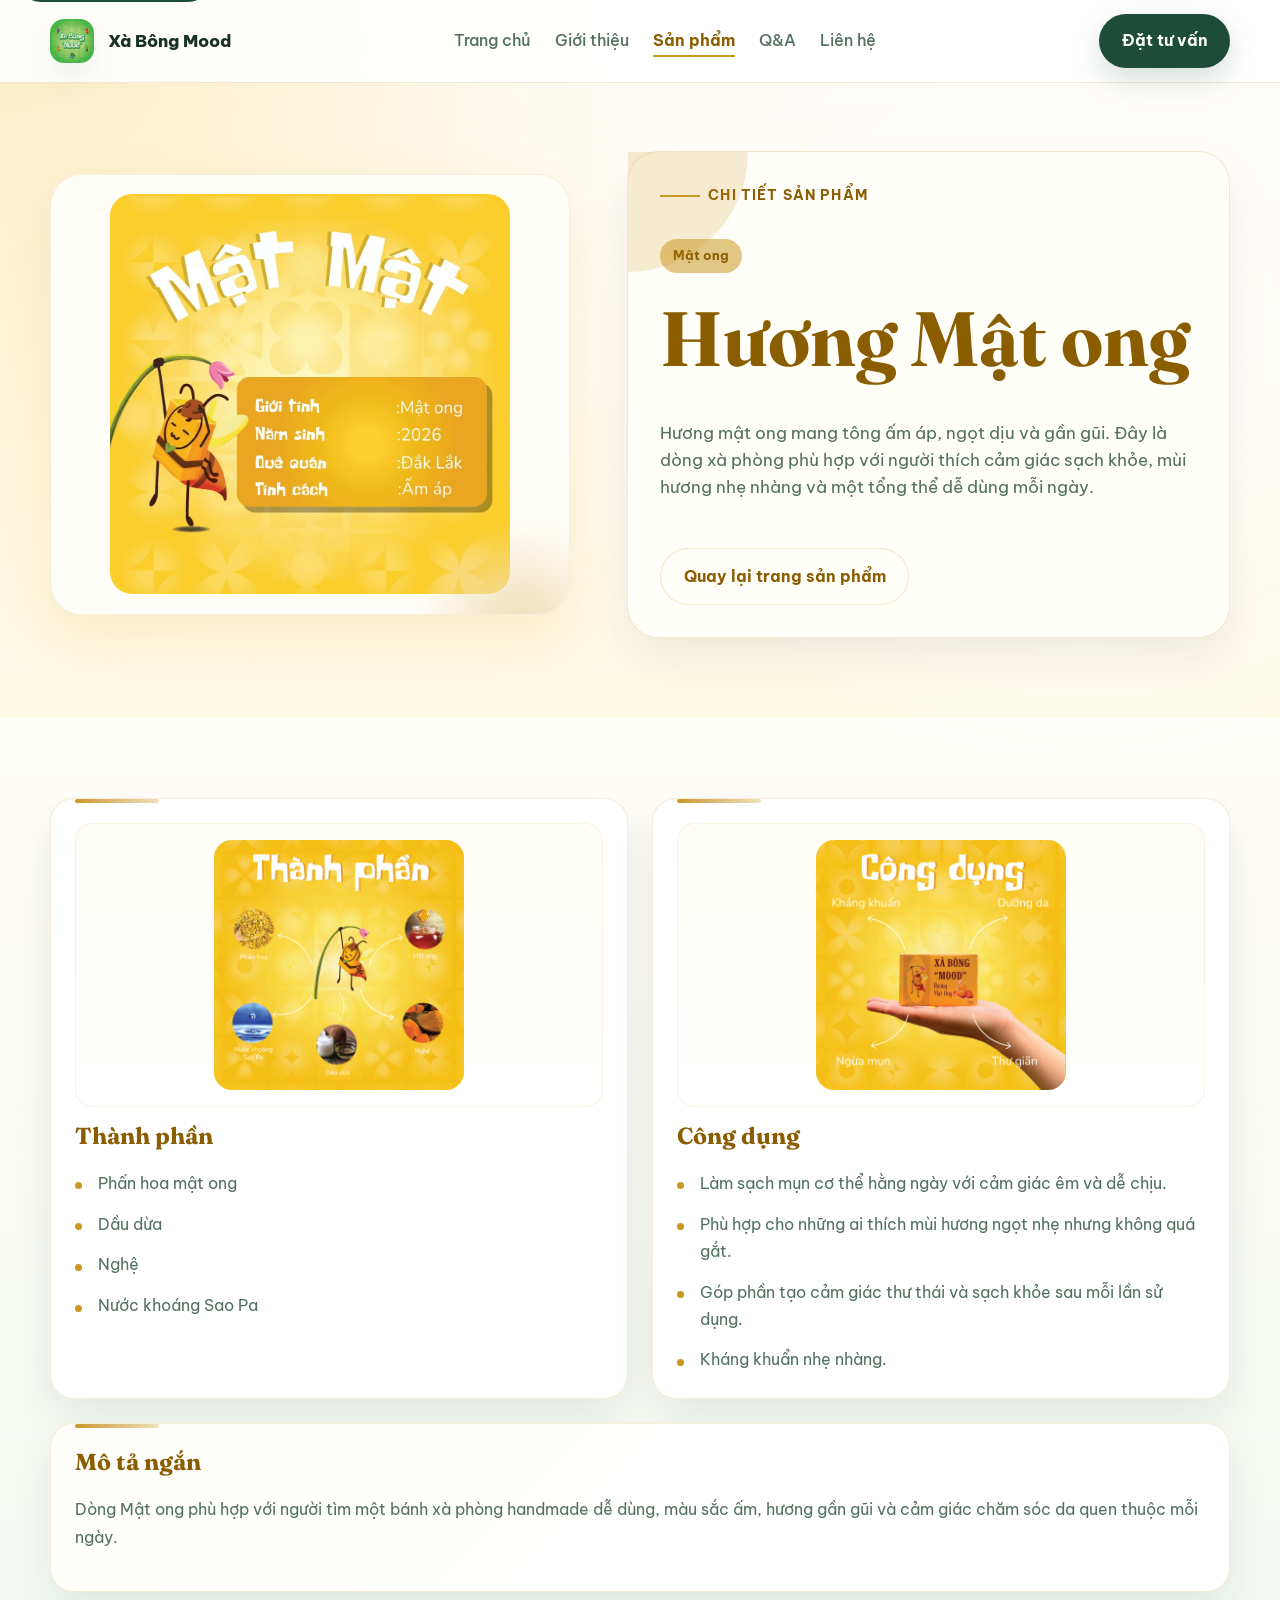
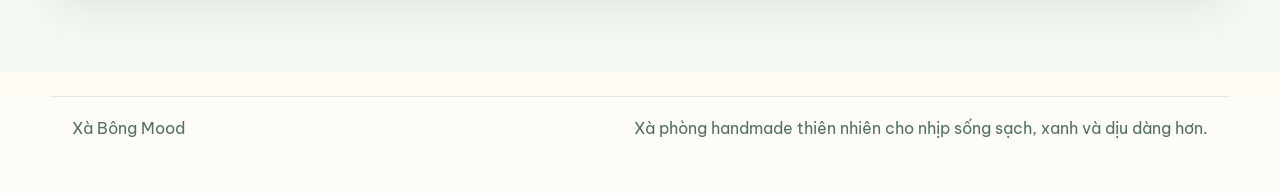
<file: honey.html>
<!DOCTYPE html>
<html lang="vi">
<head>
    <meta charset="UTF-8">
    <meta name="viewport" content="width=device-width, initial-scale=1.0">
    <title>Xà Bông Mood | Hương Mật ong</title>
    <meta
        name="description"
        content="Chi tiết sản phẩm xà phòng handmade hương Mật ong của Xà Bông Mood với thành phần, công dụng và hình ảnh sản phẩm."
    >
    <link rel="preconnect" href="https://fonts.googleapis.com">
    <link rel="preconnect" href="https://fonts.gstatic.com" crossorigin>
    <link href="https://fonts.googleapis.com/css2?family=Be+Vietnam+Pro:wght@400;500;600;700;800&family=Fraunces:wght@600;700&display=swap" rel="stylesheet">
    <link rel="stylesheet" href="styles.css">
</head>
<body class="product-detail-page honey-detail">
    <a class="skip-link" href="#main-content">Đi đến nội dung chính</a>

    <header class="site-header">
        <nav class="navbar container" aria-label="Điều hướng chính">
            <a class="brand" href="index.html">
                <img class="brand-mark" src="assets/images/avt.jpg" alt="Logo Xà Bông Mood">
                <span class="brand-text">Xà Bông Mood</span>
            </a>

            <ul class="nav-links">
                <li><a href="index.html">Trang chủ</a></li>
                <li><a href="about.html">Giới thiệu</a></li>
                <li><a class="active" href="products.html">Sản phẩm</a></li>
                <li><a href="faq.html">Q&amp;A</a></li>
                <li><a href="contact.html">Liên hệ</a></li>
            </ul>

            <a class="nav-cta" href="contact.html">Đặt tư vấn</a>
        </nav>
    </header>

    <main id="main-content">
        <section class="page-hero section">
            <div class="container detail-layout">
                <div class="page-visual-card detail-visual-card">
                    <img class="detail-product-image" src="assets/images/honey_detail.jpg" alt="Xà phòng handmade Xà Bông Mood hương Mật ong">
                </div>

                <div class="section-heading detail-copy">
                    <p class="eyebrow">Chi tiết sản phẩm</p>
                    <span class="product-tag detail-tag">Mật ong</span>
                    <h1>Hương Mật ong</h1>
                    <p class="hero-text">
                        Hương mật ong mang tông ấm áp, ngọt dịu và gần gũi. Đây là dòng xà phòng phù hợp với người thích cảm giác sạch khỏe,
                        mùi hương nhẹ nhàng và một tổng thể dễ dùng mỗi ngày.
                    </p>
                    <div class="detail-actions">
                        <a class="button secondary" href="products.html">Quay lại trang sản phẩm</a>
                    </div>
                </div>
            </div>
        </section>

        <section class="section alt-section">
            <div class="container detail-info-grid">
                <article class="info-card detail-panel detail-panel-ingredients">
                    <div class="detail-panel-media">
                        <img class="detail-support-image detail-ingredient-image" src="assets/images/honey_tp.jpg" alt="Thành phần xà phòng hương Mật ong">
                    </div>
                    <h2>Thành phần</h2>
                    <ul class="benefit-list">
                        <li>Phấn hoa mật ong</li>
                        <li>Dầu dừa</li>
                        <li>Nghệ</li>
                        <li>Nước khoáng Sao Pa</li>

                    </ul>
                </article>

                <article class="info-card detail-panel detail-panel-benefits">
                    <div class="detail-panel-media">
                        <img class="detail-support-image detail-benefit-image" src="assets/images/honey_cd.jpg" alt="Công dụng xà phòng hương Mật ong">
                    </div>
                    <h2>Công dụng</h2>
                    <ul class="benefit-list">
                        <li>Làm sạch mụn cơ thể hằng ngày với cảm giác êm và dễ chịu.</li>
                        <li>Phù hợp cho những ai thích mùi hương ngọt nhẹ nhưng không quá gắt.</li>
                        <li>Góp phần tạo cảm giác thư thái và sạch khỏe sau mỗi lần sử dụng.</li>
                        <li>Kháng khuẩn nhẹ nhàng.</li>
                    </ul>
                </article>

                <article class="info-card detail-panel detail-panel-summary">
                    <h2>Mô tả ngắn</h2>
                    <p>
                        Dòng Mật ong phù hợp với người tìm một bánh xà phòng handmade dễ dùng, màu sắc ấm, hương gần gũi và cảm giác chăm sóc da quen thuộc mỗi ngày.
                    </p>
                </article>
            </div>
        </section>
    </main>

    <footer class="site-footer">
        <div class="container footer-inner">
            <p>Xà Bông Mood</p>
            <p>Xà phòng handmade thiên nhiên cho nhịp sống sạch, xanh và dịu dàng hơn.</p>
        </div>
    </footer>
</body>
</html>
</file>
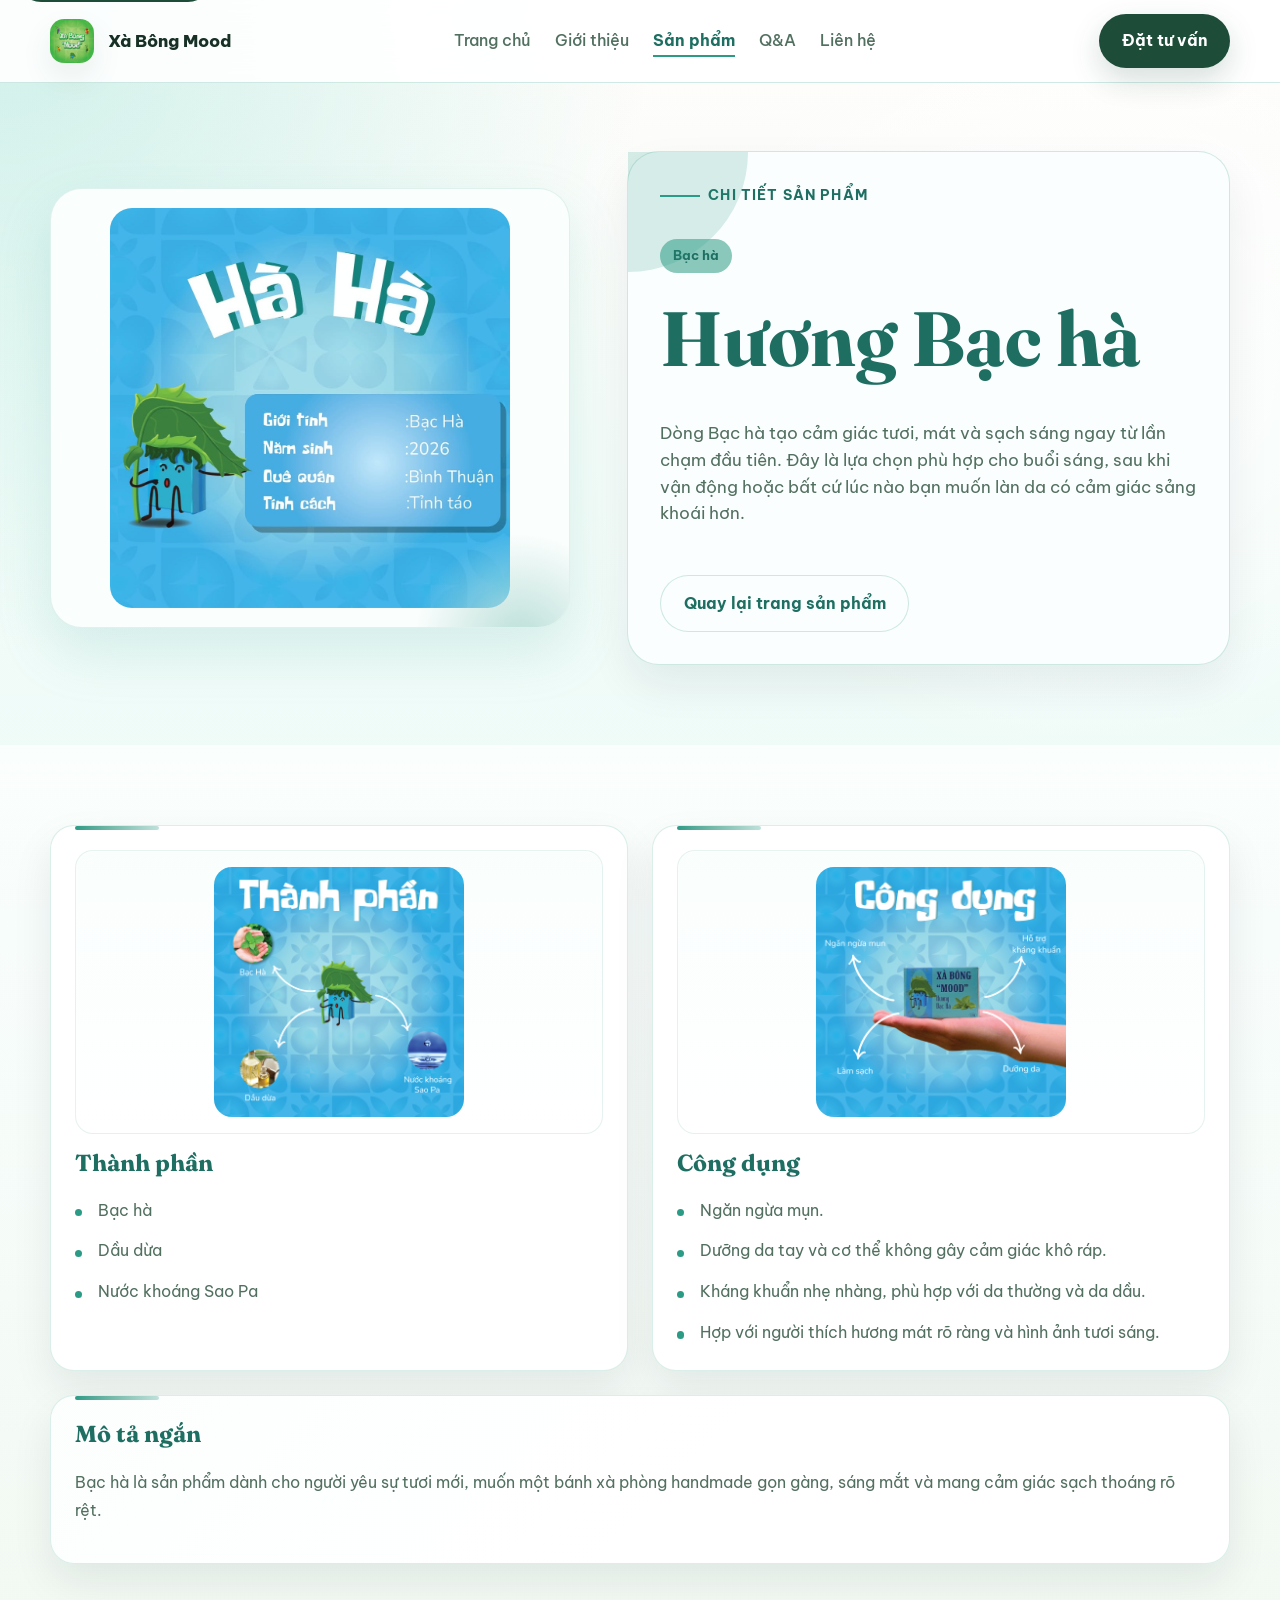
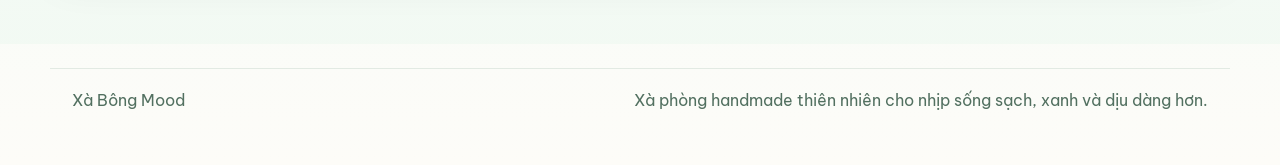
<file: mint.html>
<!DOCTYPE html>
<html lang="vi">
<head>
    <meta charset="UTF-8">
    <meta name="viewport" content="width=device-width, initial-scale=1.0">
    <title>Xà Bông Mood | Hương Bạc hà</title>
    <meta
        name="description"
        content="Chi tiết sản phẩm xà phòng handmade hương Bạc hà của Xà Bông Mood với thành phần, công dụng và hình ảnh sản phẩm."
    >
    <link rel="preconnect" href="https://fonts.googleapis.com">
    <link rel="preconnect" href="https://fonts.gstatic.com" crossorigin>
    <link href="https://fonts.googleapis.com/css2?family=Be+Vietnam+Pro:wght@400;500;600;700;800&family=Fraunces:wght@600;700&display=swap" rel="stylesheet">
    <link rel="stylesheet" href="styles.css">
</head>
<body class="product-detail-page mint-detail">
    <a class="skip-link" href="#main-content">Đi đến nội dung chính</a>

    <header class="site-header">
        <nav class="navbar container" aria-label="Điều hướng chính">
            <a class="brand" href="index.html">
                <img class="brand-mark" src="assets/images/avt.jpg" alt="Logo Xà Bông Mood">
                <span class="brand-text">Xà Bông Mood</span>
            </a>

            <ul class="nav-links">
                <li><a href="index.html">Trang chủ</a></li>
                <li><a href="about.html">Giới thiệu</a></li>
                <li><a class="active" href="products.html">Sản phẩm</a></li>
                <li><a href="faq.html">Q&amp;A</a></li>
                <li><a href="contact.html">Liên hệ</a></li>
            </ul>

            <a class="nav-cta" href="contact.html">Đặt tư vấn</a>
        </nav>
    </header>

    <main id="main-content">
        <section class="page-hero section">
            <div class="container detail-layout">
                <div class="page-visual-card detail-visual-card">
                    <img class="detail-product-image" src="assets/images/mint_detail.jpg" alt="Xà phòng handmade Xà Bông Mood hương Bạc hà">
                </div>

                <div class="section-heading detail-copy">
                    <p class="eyebrow">Chi tiết sản phẩm</p>
                    <span class="product-tag detail-tag">Bạc hà</span>
                    <h1>Hương Bạc hà</h1>
                    <p class="hero-text">
                        Dòng Bạc hà tạo cảm giác tươi, mát và sạch sáng ngay từ lần chạm đầu tiên. Đây là lựa chọn phù hợp cho buổi sáng,
                        sau khi vận động hoặc bất cứ lúc nào bạn muốn làn da có cảm giác sảng khoái hơn.
                    </p>
                    <div class="detail-actions">
                        <a class="button secondary" href="products.html">Quay lại trang sản phẩm</a>
                    </div>
                </div>
            </div>
        </section>

        <section class="section alt-section">
            <div class="container detail-info-grid">
                <article class="info-card detail-panel detail-panel-ingredients">
                    <div class="detail-panel-media">
                        <img class="detail-support-image detail-ingredient-image" src="assets/images/mint_tp.jpg" alt="Thành phần xà phòng hương Bạc hà">
                    </div>
                    <h2>Thành phần</h2>
                    <ul class="benefit-list">
                        <li>Bạc hà</li>
                        <li>Dầu dừa</li>
                        <li>Nước khoáng Sao Pa</li>
                    </ul>
                </article>

                <article class="info-card detail-panel detail-panel-benefits">
                    <div class="detail-panel-media">
                        <img class="detail-support-image detail-benefit-image" src="assets/images/mint_cd.jpg" alt="Công dụng xà phòng hương Bạc hà">
                    </div>
                    <h2>Công dụng</h2>
                    <ul class="benefit-list">
                        <li>Ngăn ngừa mụn.</li>
                        <li>Dưỡng da tay và cơ thể không gây cảm giác khô ráp.</li>
                        <li>Kháng khuẩn nhẹ nhàng, phù hợp với da thường và da dầu.</li>
                        <li>Hợp với người thích hương mát rõ ràng và hình ảnh tươi sáng.</li>
                    </ul>
                </article>

                <article class="info-card detail-panel detail-panel-summary">
                    <h2>Mô tả ngắn</h2>
                    <p>
                        Bạc hà là sản phẩm dành cho người yêu sự tươi mới, muốn một bánh xà phòng handmade gọn gàng, sáng mắt và mang cảm giác sạch thoáng rõ rệt.
                    </p>
                </article>
            </div>
        </section>
    </main>

    <footer class="site-footer">
        <div class="container footer-inner">
            <p>Xà Bông Mood</p>
            <p>Xà phòng handmade thiên nhiên cho nhịp sống sạch, xanh và dịu dàng hơn.</p>
        </div>
    </footer>
</body>
</html>
</file>
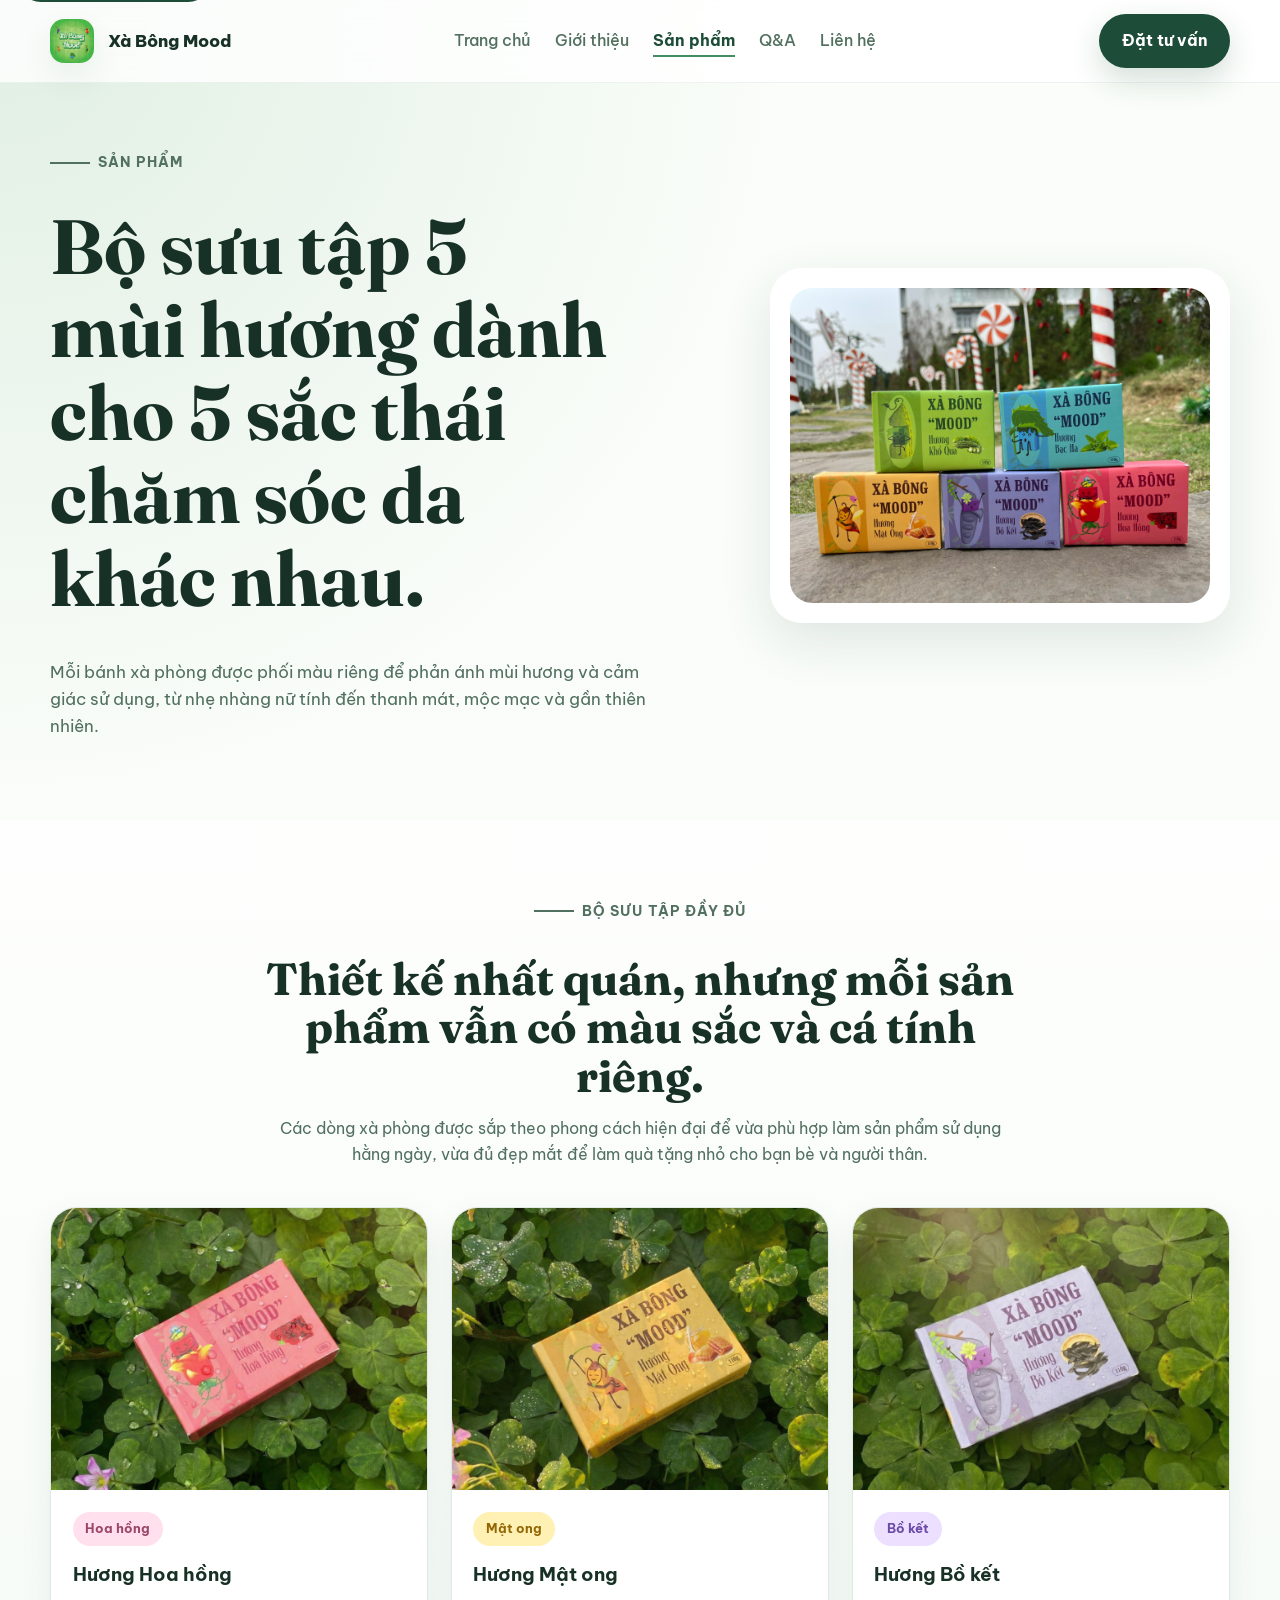
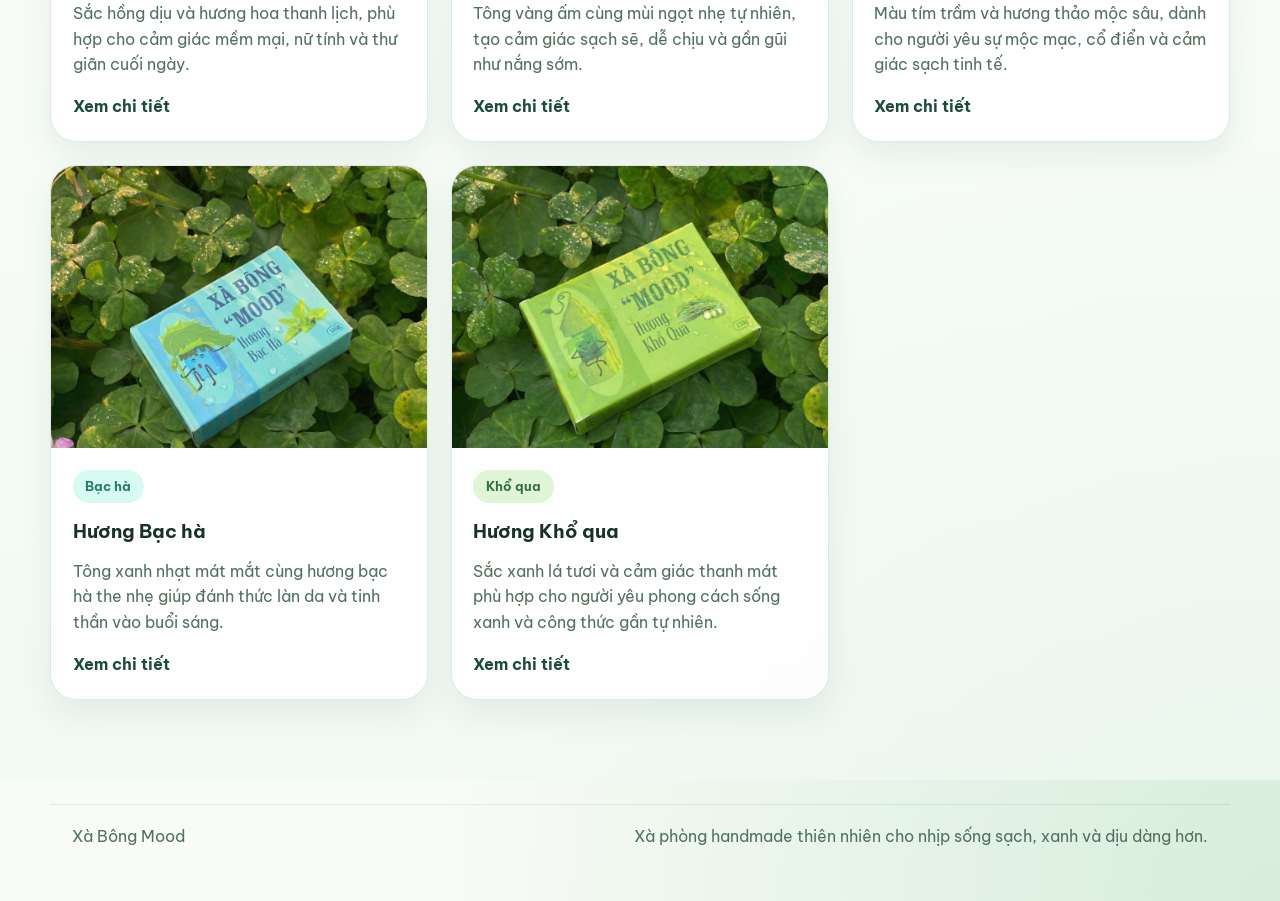
<file: products.html>
<!DOCTYPE html>
<html lang="vi">
<head>
    <meta charset="UTF-8">
    <meta name="viewport" content="width=device-width, initial-scale=1.0">
    <title>Xà Bông Mood | Sản phẩm</title>
    <meta
        name="description"
        content="Khám phá 5 dòng xà phòng Xà Bông Mood: Hoa hồng, Mật ong, Bồ kết, Bạc hà và Khổ qua với màu sắc và hương thơm riêng biệt."
    >
    <link rel="preconnect" href="https://fonts.googleapis.com">
    <link rel="preconnect" href="https://fonts.gstatic.com" crossorigin>
    <link href="https://fonts.googleapis.com/css2?family=Be+Vietnam+Pro:wght@400;500;600;700;800&family=Fraunces:wght@600;700&display=swap" rel="stylesheet">
    <link rel="stylesheet" href="styles.css">
</head>
<body>
    <a class="skip-link" href="#main-content">Đi đến nội dung chính</a>

    <header class="site-header">
        <nav class="navbar container" aria-label="Điều hướng chính">
            <a class="brand" href="index.html">
                 <img class="brand-mark" src="assets/images/avt.jpg" alt="Logo Xà Bông Mood">
                <span class="brand-text">Xà Bông Mood</span>
            </a>

            <ul class="nav-links">
                <li><a href="index.html">Trang chủ</a></li>
                <li><a href="about.html">Giới thiệu</a></li>
                <li><a class="active" href="products.html">Sản phẩm</a></li>
                <li><a href="faq.html">Q&amp;A</a></li>
                <li><a href="contact.html">Liên hệ</a></li>
            </ul>

            <a class="nav-cta" href="contact.html">Đặt tư vấn</a>
        </nav>
    </header>

    <main id="main-content">
        <section class="page-hero section">
            <div class="container page-hero-grid">
                <div class="section-heading">
                    <p class="eyebrow">Sản phẩm</p>
                    <h1>Bộ sưu tập 5 mùi hương dành cho 5 sắc thái chăm sóc da khác nhau.</h1>
                    <p class="hero-text">
                        Mỗi bánh xà phòng được phối màu riêng để phản ánh mùi hương và cảm giác sử dụng,
                        từ nhẹ nhàng nữ tính đến thanh mát, mộc mạc và gần thiên nhiên.
                    </p>
                </div>

                <div class="page-visual-card compact-visual-card">
                    <img src="assets/images/3.jpg" alt="Xà phòng handmade Xà Bông Mood hương khổ qua màu xanh lá">
                </div>
            </div>
        </section>

        <section class="products-section section alt-section">
            <div class="container">
                <div class="section-heading centered">
                    <p class="eyebrow">Bộ sưu tập đầy đủ</p>
                    <h2>Thiết kế nhất quán, nhưng mỗi sản phẩm vẫn có màu sắc và cá tính riêng.</h2>
                    <p>
                        Các dòng xà phòng được sắp theo phong cách hiện đại để vừa phù hợp làm sản phẩm sử dụng hằng ngày,
                        vừa đủ đẹp mắt để làm quà tặng nhỏ cho bạn bè và người thân.
                    </p>
                </div>

                <div class="product-grid">
                    <article class="product-card rose">
                        <a class="product-link" href="rose.html" aria-label="Xem chi tiết sản phẩm hương Hoa hồng">
                            <img src="assets/images/rose.jpg" alt="Xà phòng handmade hương hoa hồng màu hồng">
                            <div class="product-content">
                                <span class="product-tag">Hoa hồng</span>
                                <h3>Hương Hoa hồng</h3>
                                <p>Sắc hồng dịu và hương hoa thanh lịch, phù hợp cho cảm giác mềm mại, nữ tính và thư giãn cuối ngày.</p>
                                <span class="product-link-text">Xem chi tiết</span>
                            </div>
                        </a>
                    </article>

                    <article class="product-card honey">
                        <a class="product-link" href="honey.html" aria-label="Xem chi tiết sản phẩm hương Mật ong">
                            <img src="assets/images/honey.jpg" alt="Xà phòng handmade hương mật ong màu vàng">
                            <div class="product-content">
                                <span class="product-tag">Mật ong</span>
                                <h3>Hương Mật ong</h3>
                                <p>Tông vàng ấm cùng mùi ngọt nhẹ tự nhiên, tạo cảm giác sạch sẽ, dễ chịu và gần gũi như nắng sớm.</p>
                                <span class="product-link-text">Xem chi tiết</span>
                            </div>
                        </a>
                    </article>

                    <article class="product-card bo-ket">
                        <a class="product-link" href="boket.html" aria-label="Xem chi tiết sản phẩm hương Bồ kết">
                            <img src="assets/images/boket.jpg" alt="Xà phòng handmade hương bồ kết màu tím">
                            <div class="product-content">
                                <span class="product-tag">Bồ kết</span>
                                <h3>Hương Bồ kết</h3>
                                <p>Màu tím trầm và hương thảo mộc sâu, dành cho người yêu sự mộc mạc, cổ điển và cảm giác sạch tinh tế.</p>
                                <span class="product-link-text">Xem chi tiết</span>
                            </div>
                        </a>
                    </article>

                    <article class="product-card mint">
                        <a class="product-link" href="mint.html" aria-label="Xem chi tiết sản phẩm hương Bạc hà">
                            <img src="assets/images/mint.jpg" alt="Xà phòng handmade hương bạc hà màu xanh nhạt">
                            <div class="product-content">
                                <span class="product-tag">Bạc hà</span>
                                <h3>Hương Bạc hà</h3>
                                <p>Tông xanh nhạt mát mắt cùng hương bạc hà the nhẹ giúp đánh thức làn da và tinh thần vào buổi sáng.</p>
                                <span class="product-link-text">Xem chi tiết</span>
                            </div>
                        </a>
                    </article>

                    <article class="product-card bitter-melon">
                        <a class="product-link" href="bittermelon.html" aria-label="Xem chi tiết sản phẩm hương Khổ qua">
                            <img src="assets/images/khoqua.jpg" alt="Xà phòng handmade hương khổ qua màu xanh lá">
                            <div class="product-content">
                                <span class="product-tag">Khổ qua</span>
                                <h3>Hương Khổ qua</h3>
                                <p>Sắc xanh lá tươi và cảm giác thanh mát phù hợp cho người yêu phong cách sống xanh và công thức gần tự nhiên.</p>
                                <span class="product-link-text">Xem chi tiết</span>
                            </div>
                        </a>
                    </article>
                </div>
            </div>
        </section>
    </main>

    <footer class="site-footer">
        <div class="container footer-inner">
            <p>Xà Bông Mood</p>
            <p>Xà phòng handmade thiên nhiên cho nhịp sống sạch, xanh và dịu dàng hơn.</p>
        </div>
    </footer>
</body>
</html>
</file>
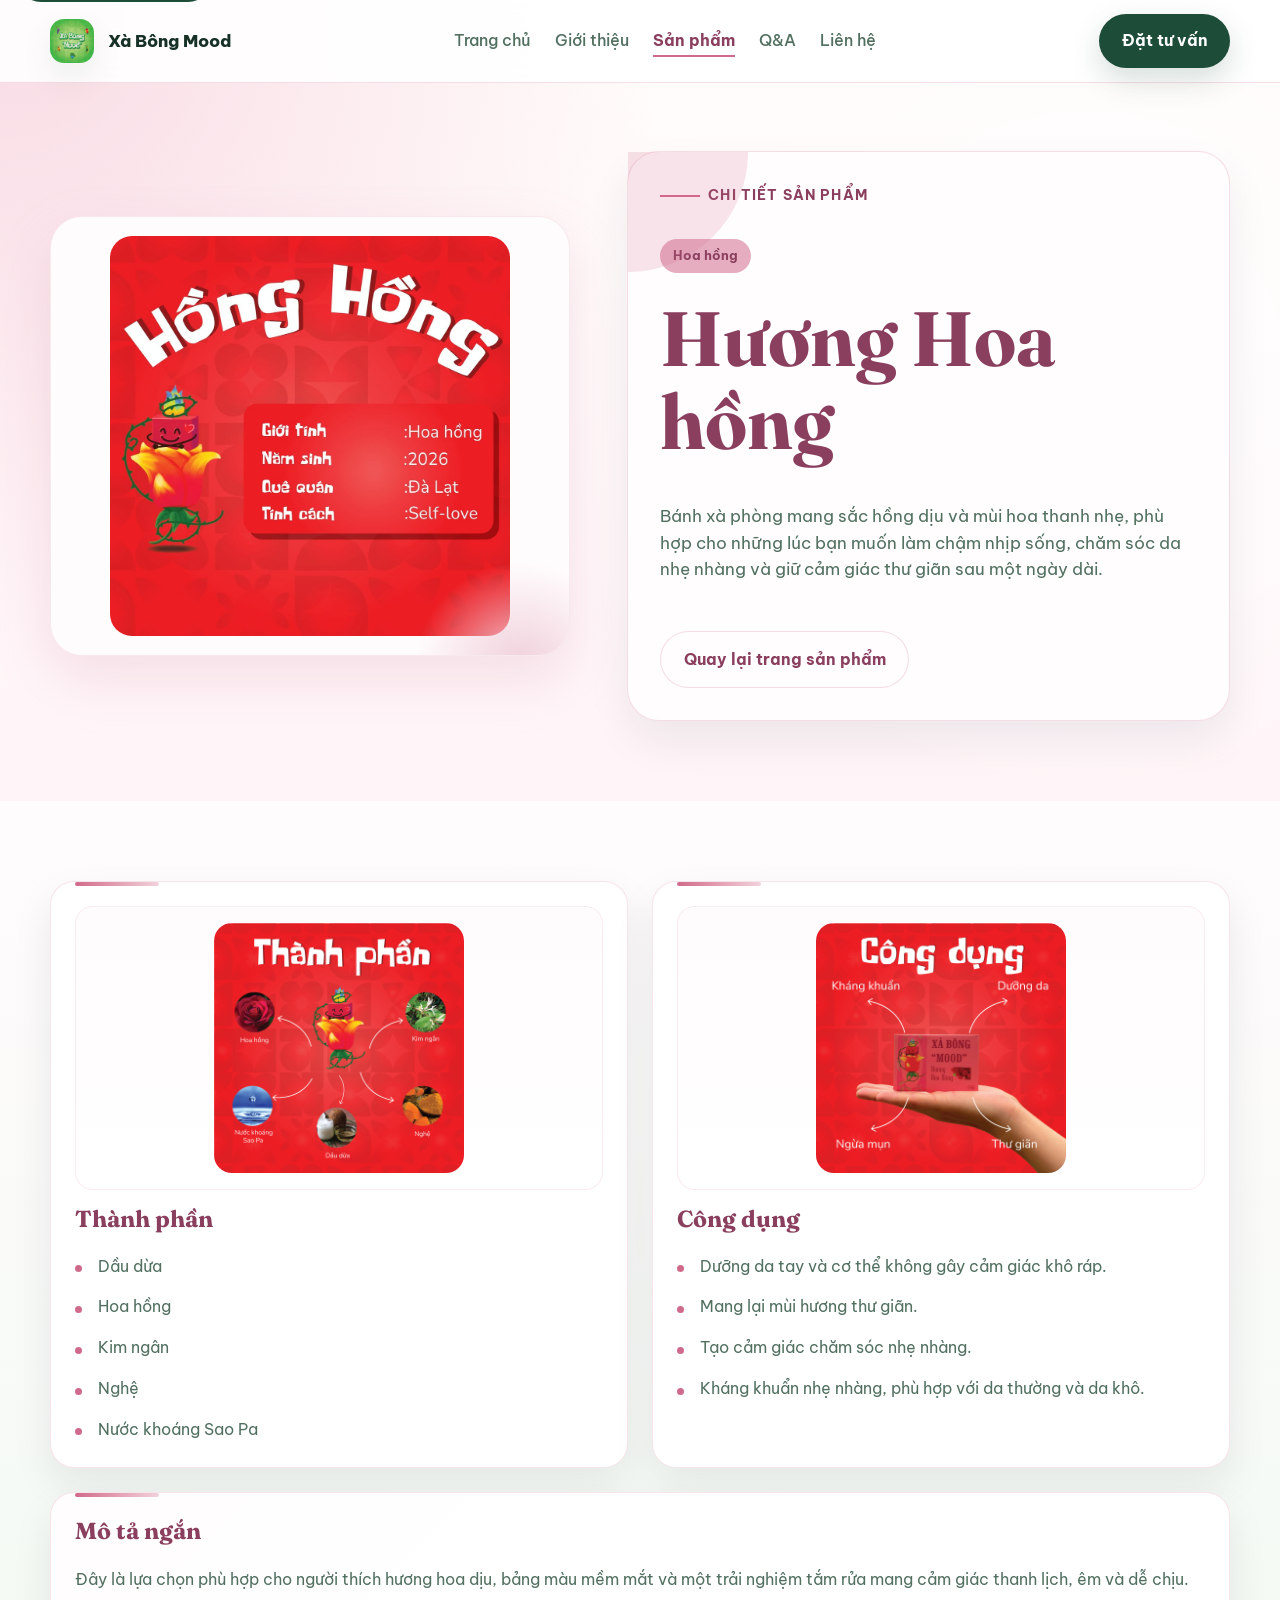
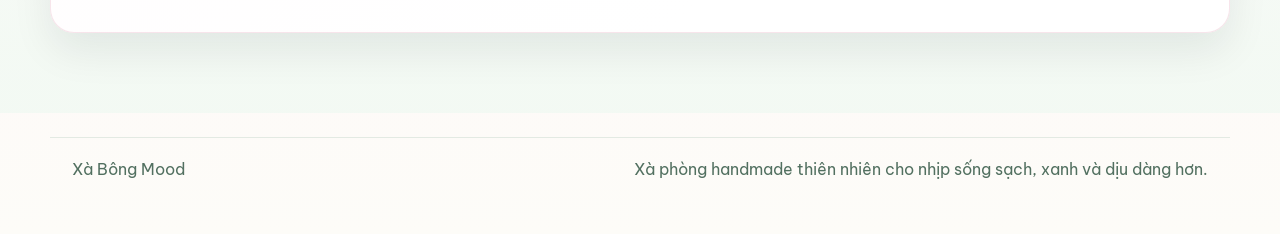
<file: rose.html>
<!DOCTYPE html>
<html lang="vi">
<head>
    <meta charset="UTF-8">
    <meta name="viewport" content="width=device-width, initial-scale=1.0">
    <title>Xà Bông Mood | Hương Hoa hồng</title>
    <meta
        name="description"
        content="Chi tiết sản phẩm xà phòng handmade hương Hoa hồng của Xà Bông Mood với thành phần, công dụng và hình ảnh sản phẩm."
    >
    <link rel="preconnect" href="https://fonts.googleapis.com">
    <link rel="preconnect" href="https://fonts.gstatic.com" crossorigin>
    <link href="https://fonts.googleapis.com/css2?family=Be+Vietnam+Pro:wght@400;500;600;700;800&family=Fraunces:wght@600;700&display=swap" rel="stylesheet">
    <link rel="stylesheet" href="styles.css">
</head>
<body class="product-detail-page rose-detail">
    <a class="skip-link" href="#main-content">Đi đến nội dung chính</a>

    <header class="site-header">
        <nav class="navbar container" aria-label="Điều hướng chính">
            <a class="brand" href="index.html">
                <img class="brand-mark" src="assets/images/avt.jpg" alt="Logo Xà Bông Mood">
                <span class="brand-text">Xà Bông Mood</span>
            </a>

            <ul class="nav-links">
                <li><a href="index.html">Trang chủ</a></li>
                <li><a href="about.html">Giới thiệu</a></li>
                <li><a class="active" href="products.html">Sản phẩm</a></li>
                <li><a href="faq.html">Q&amp;A</a></li>
                <li><a href="contact.html">Liên hệ</a></li>
            </ul>

            <a class="nav-cta" href="contact.html">Đặt tư vấn</a>
        </nav>
    </header>

    <main id="main-content">
        <section class="page-hero section">
            <div class="container detail-layout">
                <div class="page-visual-card detail-visual-card">
                    <img class="detail-product-image" src="assets/images/rose_detail.jpg" alt="Xà phòng handmade Xà Bông Mood hương Hoa hồng">
                </div>

                <div class="section-heading detail-copy">
                    <p class="eyebrow">Chi tiết sản phẩm</p>
                    <span class="product-tag detail-tag">Hoa hồng</span>
                    <h1>Hương Hoa hồng</h1>
                    <p class="hero-text">
                        Bánh xà phòng mang sắc hồng dịu và mùi hoa thanh nhẹ, phù hợp cho những lúc bạn muốn làm chậm nhịp sống,
                        chăm sóc da nhẹ nhàng và giữ cảm giác thư giãn sau một ngày dài.
                    </p>
                    <div class="detail-actions">
                        <a class="button secondary" href="products.html">Quay lại trang sản phẩm</a>
                    </div>
                </div>
            </div>
        </section>

        <section class="section alt-section">
            <div class="container detail-info-grid">
                <article class="info-card detail-panel detail-panel-ingredients">
                    <div class="detail-panel-media">
                        <img class="detail-support-image detail-ingredient-image" src="assets/images/rose_tp.jpg" alt="Thành phần xà phòng hương Hoa hồng">
                    </div>
                    <h2>Thành phần</h2>
                    <ul class="benefit-list">
                        <li>Dầu dừa</li>
                        <li>Hoa hồng</li>
                        <li>Kim ngân</li>
                        <li>Nghệ</li>
                        <li>Nước khoáng Sao Pa</li>
                    </ul>
                </article>

                <article class="info-card detail-panel detail-panel-benefits">
                    <div class="detail-panel-media">
                        <img class="detail-support-image detail-benefit-image" src="assets/images/rose_cd.jpg" alt="Công dụng xà phòng hương Hoa hồng">
                    </div>
                    <h2>Công dụng</h2>
                    <ul class="benefit-list">
                        <li>Dưỡng da tay và cơ thể không gây cảm giác khô ráp.</li>
                        <li>Mang lại mùi hương thư giãn.</li>
                        <li>Tạo cảm giác chăm sóc nhẹ nhàng.</li>
                        <li>Kháng khuẩn nhẹ nhàng, phù hợp với da thường và da khô.</li>
                    </ul>
                </article>

                <article class="info-card detail-panel detail-panel-summary">
                    <h2>Mô tả ngắn</h2>
                    <p>
                        Đây là lựa chọn phù hợp cho người thích hương hoa dịu, bảng màu mềm mắt và một trải nghiệm tắm rửa mang cảm giác thanh lịch, êm và dễ chịu.
                    </p>
                </article>
            </div>
        </section>
    </main>

    <footer class="site-footer">
        <div class="container footer-inner">
            <p>Xà Bông Mood</p>
            <p>Xà phòng handmade thiên nhiên cho nhịp sống sạch, xanh và dịu dàng hơn.</p>
        </div>
    </footer>
</body>
</html>
</file>
<file: styles.css>
:root {
    --green-900: #1d4d39;
    --green-800: #2f6a5b;
    --green-700: #418c63;
    --green-500: #78b68a;
    --green-300: #c9e7cf;
    --green-100: #eef8f0;
    --white: #ffffff;
    --cream: #f8fbf6;
    --text-primary: #183126;
    --text-muted: #527060;
    --border-soft: rgba(47, 106, 76, 0.14);
    --shadow-soft: 0 18px 50px rgba(29, 77, 57, 0.12);
    --shadow-card: 0 14px 32px rgba(29, 77, 57, 0.08);
    --radius-xl: 32px;
    --radius-lg: 24px;
    --radius-md: 18px;
    --radius-sm: 14px;
    --container: 1180px;
}

* {
    box-sizing: border-box;
}

html {
    scroll-behavior: smooth;
}

body {
    margin: 0;
    font-family: "Be Vietnam Pro", sans-serif;
    color: var(--text-primary);
    background:
        radial-gradient(circle at top left, rgba(120, 182, 138, 0.2), transparent 28%),
        radial-gradient(circle at bottom right, rgba(201, 231, 207, 0.7), transparent 30%),
        linear-gradient(180deg, #fafdf9 0%, var(--cream) 100%);
    line-height: 1.6;
}

.product-detail-page {
    --detail-accent: #418c63;
    --detail-strong: #1d4d39;
    --detail-soft: #eef8f0;
    --detail-glow: rgba(120, 182, 138, 0.28);
    --detail-surface: rgba(255, 255, 255, 0.88);
    --detail-border: rgba(47, 106, 76, 0.18);
    background:
        radial-gradient(circle at top left, var(--detail-glow), transparent 30%),
        radial-gradient(circle at 85% 20%, rgba(255, 255, 255, 0.9), transparent 24%),
        linear-gradient(180deg, #fffdfb 0%, var(--detail-soft) 52%, #fdfcf8 100%);
}

.rose-detail {
    --detail-accent: #d06a8a;
    --detail-strong: #8a3f5e;
    --detail-soft: #fff3f7;
    --detail-glow: rgba(235, 154, 183, 0.34);
    --detail-border: rgba(208, 106, 138, 0.22);
}

.honey-detail {
    --detail-accent: #cb9720;
    --detail-strong: #8a5d00;
    --detail-soft: #fff8df;
    --detail-glow: rgba(244, 202, 84, 0.32);
    --detail-border: rgba(203, 151, 32, 0.22);
}

.boket-detail {
    --detail-accent: #8a69bf;
    --detail-strong: #5d4387;
    --detail-soft: #f6f0ff;
    --detail-glow: rgba(167, 133, 214, 0.3);
    --detail-border: rgba(138, 105, 191, 0.22);
}

.mint-detail {
    --detail-accent: #2b9b86;
    --detail-strong: #1e6f62;
    --detail-soft: #ebfbf7;
    --detail-glow: rgba(98, 210, 192, 0.3);
    --detail-border: rgba(43, 155, 134, 0.22);
}

.bittermelon-detail {
    --detail-accent: #4b9a45;
    --detail-strong: #2d6830;
    --detail-soft: #f1faeb;
    --detail-glow: rgba(126, 194, 116, 0.32);
    --detail-border: rgba(75, 154, 69, 0.22);
}

img {
    display: block;
    width: 100%;
    height: auto;
}

a {
    color: inherit;
    text-decoration: none;
}

ul {
    margin: 0;
    padding: 0;
    list-style: none;
}

h1,
h2,
h3,
p {
    margin: 0;
}

input,
textarea,
button {
    font: inherit;
}

.container {
    width: min(calc(100% - 2rem), var(--container));
    margin: 0 auto;
}

.skip-link {
    position: absolute;
    left: 1rem;
    top: -3rem;
    background: var(--green-900);
    color: var(--white);
    padding: 0.75rem 1rem;
    border-radius: 999px;
    z-index: 200;
}

.skip-link:focus {
    top: 1rem;
}

.site-header {
    position: sticky;
    top: 0;
    z-index: 100;
    backdrop-filter: blur(16px);
    background: rgba(255, 255, 255, 0.8);
    border-bottom: 1px solid rgba(47, 106, 76, 0.08);
}

.product-detail-page .site-header {
    background: color-mix(in srgb, var(--detail-surface) 78%, white);
    border-bottom-color: var(--detail-border);
}

.navbar {
    display: flex;
    align-items: center;
    justify-content: space-between;
    gap: 1rem;
    min-height: 82px;
}

.brand {
    display: inline-flex;
    align-items: center;
    gap: 0.85rem;
    font-weight: 800;
}

.brand-mark {
    flex: 0 0 auto;
    width: 44px;
    height: 44px;
    border-radius: 14px;
    object-fit: cover;
    box-shadow: var(--shadow-card);
}

.brand-text {
    font-size: 1.05rem;
}

.nav-links {
    display: flex;
    align-items: center;
    gap: 1.5rem;
    color: var(--text-muted);
}

.nav-links a {
    position: relative;
    font-weight: 500;
}

.nav-links a::after {
    content: "";
    position: absolute;
    left: 0;
    bottom: -0.4rem;
    width: 100%;
    height: 2px;
    background: var(--green-700);
    transform: scaleX(0);
    transform-origin: left;
    transition: transform 0.25s ease;
}

.nav-links a:hover::after,
.nav-links a.active::after,
.nav-links a:focus-visible::after {
    transform: scaleX(1);
}

.nav-links a.active {
    color: var(--green-900);
    font-weight: 700;
}

.product-detail-page .nav-links a.active,
.product-detail-page .eyebrow,
.product-detail-page .product-link-text {
    color: var(--detail-strong);
}

.product-detail-page .nav-links a::after,
.product-detail-page .eyebrow::before {
    background: var(--detail-accent);
}

.nav-cta,
.button {
    display: inline-flex;
    align-items: center;
    justify-content: center;
    border-radius: 999px;
    padding: 0.9rem 1.4rem;
    font-weight: 700;
    transition: transform 0.25s ease, box-shadow 0.25s ease, background 0.25s ease;
}

.nav-cta,
.button.primary {
    background: var(--green-900);
    color: var(--white);
    box-shadow: 0 12px 30px rgba(29, 77, 57, 0.18);
}

.button.secondary {
    background: rgba(255, 255, 255, 0.75);
    color: var(--green-900);
    border: 1px solid var(--border-soft);
}

.product-detail-page .button.secondary {
    color: var(--detail-strong);
    border-color: var(--detail-border);
    background: color-mix(in srgb, white 82%, var(--detail-soft));
}

.nav-cta:hover,
.button:hover {
    transform: translateY(-2px);
}

.hero-section {
    position: relative;
    overflow: clip;
    padding: 5rem 0 4rem;
}

.hero-section::before,
.hero-section::after {
    content: "";
    position: absolute;
    border-radius: 50%;
    z-index: -1;
}

.hero-section::before {
    width: 420px;
    height: 420px;
    background: rgba(120, 182, 138, 0.15);
    top: -120px;
    right: -60px;
}

.hero-section::after {
    width: 340px;
    height: 340px;
    background: rgba(201, 231, 207, 0.9);
    bottom: -120px;
    left: -80px;
}

.hero-grid,
.section-grid,
.faq-layout,
.contact-grid {
    display: grid;
    gap: 2rem;
}

.hero-grid {
    grid-template-columns: 1.1fr 0.9fr;
    align-items: center;
}

.eyebrow {
    display: inline-flex;
    align-items: center;
    gap: 0.5rem;
    margin-bottom: 1rem;
    color: var(--green-800);
    font-size: 0.9rem;
    font-weight: 700;
    letter-spacing: 0.08em;
    text-transform: uppercase;
}

.eyebrow::before {
    content: "";
    width: 2.5rem;
    height: 2px;
    background: currentColor;
}

h1,
h2 {
    font-family: "Fraunces", serif;
    font-weight: 700;
    line-height: 1.08;
}

h1 {
    font-size: clamp(2.8rem, 6vw, 5rem);
    max-width: 11ch;
}

h2 {
    font-size: clamp(2rem, 4vw, 2.8rem);
}

.hero-text,
.section-heading p,
.contact-copy p,
.product-content p,
.faq-item p,
.info-card p,
.benefit-list li {
    color: var(--text-muted);
}

.hero-text {
    margin-top: 1.4rem;
    max-width: 58ch;
    font-size: 1.05rem;
}

.hero-actions {
    display: flex;
    flex-wrap: wrap;
    gap: 1rem;
    margin-top: 2rem;
}

.hero-highlights {
    display: grid;
    gap: 0.8rem;
    margin-top: 2rem;
}

.hero-highlights li {
    position: relative;
    padding-left: 1.5rem;
    color: var(--green-900);
    font-weight: 500;
}

.hero-highlights li::before {
    content: "";
    position: absolute;
    left: 0;
    top: 0.65rem;
    width: 0.55rem;
    height: 0.55rem;
    border-radius: 50%;
    background: var(--green-700);
}

.hero-card {
    position: relative;
    padding: 1.5rem;
    background: rgba(255, 255, 255, 0.72);
    border: 1px solid rgba(255, 255, 255, 0.9);
    border-radius: var(--radius-xl);
    box-shadow: var(--shadow-soft);
}

.hero-card img {
    border-radius: calc(var(--radius-xl) - 10px);
}

.hero-badge {
    position: absolute;
    right: -8rem;
    bottom: 1.5rem;
    display: inline-flex;
    flex-direction: column;
    gap: 0.15rem;
    padding: 1rem 1.2rem;
    max-width: 180px;
    background: var(--white);
    border-radius: 22px;
    box-shadow: var(--shadow-card);
}

.hero-badge strong {
    color: var(--green-900);
    font-size: 1.7rem;
}

.hero-badge span {
    color: var(--text-muted);
    font-size: 0.92rem;
}

.section {
    padding: 5rem 0;
}

.alt-section {
    background: linear-gradient(180deg, rgba(255, 255, 255, 0.74), rgba(240, 249, 242, 0.78));
}

.section-heading {
    display: grid;
    gap: 1rem;
}

.section-heading.centered {
    max-width: 760px;
    margin: 0 auto 2.5rem;
    text-align: center;
}

.section-heading.centered .eyebrow {
    justify-self: center;
}

.section-grid {
    grid-template-columns: 0.9fr 1.1fr;
    align-items: start;
}

.about-panels {
    display: grid;
    grid-template-columns: repeat(2, minmax(0, 1fr));
    gap: 1.2rem;
}

.info-card {
    padding: 1.6rem;
    background: rgba(255, 255, 255, 0.78);
    border: 1px solid var(--border-soft);
    border-radius: var(--radius-lg);
    box-shadow: var(--shadow-card);
}

.benefits-card {
    grid-column: 1 / -1;
}

.info-card h3,
.product-content h3,
.social-box h3 {
    margin-bottom: 0.75rem;
    font-size: 1.2rem;
}

.benefit-list {
    display: grid;
    gap: 0.75rem;
}

.benefit-list li {
    position: relative;
    padding-left: 1.3rem;
}

.benefit-list li::before {
    content: "";
    position: absolute;
    left: 0;
    top: 0.7rem;
    width: 0.45rem;
    height: 0.45rem;
    border-radius: 50%;
    background: var(--green-700);
}

.product-grid {
    display: grid;
    grid-template-columns: repeat(3, minmax(0, 1fr));
    gap: 1.4rem;
}

.feature-grid,
.preview-grid {
    display: grid;
    grid-template-columns: repeat(3, minmax(0, 1fr));
    gap: 1.4rem;
}

.preview-layout {
    display: grid;
    grid-template-columns: 0.8fr 1.2fr;
    gap: 2rem;
    align-items: start;
}

.stat-row {
    display: grid;
    grid-template-columns: repeat(3, minmax(0, 1fr));
    gap: 1rem;
    margin-top: 1.4rem;
}

.stat-card {
    padding: 1.35rem;
    background: rgba(255, 255, 255, 0.82);
    border: 1px solid var(--border-soft);
    border-radius: var(--radius-lg);
    box-shadow: var(--shadow-card);
}

.stat-card strong {
    display: block;
    color: var(--green-900);
    font-size: 2rem;
    line-height: 1;
    margin-bottom: 0.45rem;
}

.stat-card span {
    color: var(--text-muted);
}

.product-card {
    overflow: hidden;
    background: rgba(255, 255, 255, 0.82);
    border: 1px solid var(--border-soft);
    border-radius: 26px;
    box-shadow: var(--shadow-card);
    transition: transform 0.25s ease, box-shadow 0.25s ease, border-color 0.25s ease;
}

.product-card img {
    aspect-ratio: 4 / 3;
    object-fit: cover;
}

.product-card:hover,
.product-card:focus-within {
    transform: translateY(-4px);
    border-color: rgba(47, 106, 76, 0.22);
    box-shadow: 0 18px 38px rgba(29, 77, 57, 0.12);
}

.product-link {
    display: grid;
    height: 100%;
}

.product-content {
    padding: 1.35rem;
}

.product-link-text {
    display: inline-flex;
    margin-top: 1rem;
    font-weight: 700;
    color: var(--green-900);
}

.product-link:focus-visible {
    outline: 3px solid rgba(65, 140, 99, 0.28);
    outline-offset: -3px;
}

.product-tag {
    display: inline-block;
    margin-bottom: 0.8rem;
    padding: 0.4rem 0.8rem;
    border-radius: 999px;
    font-size: 0.82rem;
    font-weight: 700;
}

.rose .product-tag {
    background: #ffe0ec;
    color: #9b4567;
}

.honey .product-tag {
    background: #fff0b4;
    color: #936706;
}

.bo-ket .product-tag {
    background: #ecdfff;
    color: #6d4aa7;
}

.mint .product-tag {
    background: #d7fbf2;
    color: #257a6a;
}

.bitter-melon .product-tag {
    background: #dff5d8;
    color: #32733c;
}

.faq-layout {
    grid-template-columns: 0.85fr 1.15fr;
    align-items: start;
}

.faq-list {
    display: grid;
    gap: 1rem;
}

.faq-item {
    padding: 1.2rem 1.35rem;
    background: rgba(255, 255, 255, 0.82);
    border: 1px solid var(--border-soft);
    border-radius: var(--radius-md);
    box-shadow: var(--shadow-card);
}

.faq-item summary {
    cursor: pointer;
    font-weight: 700;
    list-style: none;
}

.faq-item summary::-webkit-details-marker {
    display: none;
}

.faq-item p {
    margin-top: 0.8rem;
}

.page-hero {
    padding-top: 4.25rem;
}

.page-hero-grid {
    display: grid;
    grid-template-columns: 1fr 0.9fr;
    gap: 2rem;
    align-items: center;
}

.page-visual-card {
    padding: 1.2rem;
    background: rgba(255, 255, 255, 0.82);
    border: 1px solid rgba(255, 255, 255, 0.9);
    border-radius: var(--radius-xl);
    box-shadow: var(--shadow-soft);
}

.page-visual-card img {
    border-radius: calc(var(--radius-xl) - 10px);
}

.compact-visual-card {
    max-width: 460px;
    justify-self: end;
}

.detail-layout {
    display: grid;
    grid-template-columns: 0.95fr 1.05fr;
    gap: 2rem;
    align-items: center;
}

.detail-visual-card {
    max-width: 520px;
    position: relative;
    overflow: hidden;
    display: grid;
    place-items: center;
}

.product-detail-page .detail-visual-card {
    background: color-mix(in srgb, white 76%, var(--detail-soft));
    border-color: color-mix(in srgb, white 35%, var(--detail-border));
    box-shadow: 0 24px 54px color-mix(in srgb, var(--detail-glow) 55%, rgba(15, 23, 42, 0.06));
}

.product-detail-page .detail-visual-card::after {
    content: "";
    position: absolute;
    inset: auto -12% -28% auto;
    width: 220px;
    height: 220px;
    border-radius: 50%;
    background: radial-gradient(circle, color-mix(in srgb, var(--detail-accent) 32%, white), transparent 68%);
    pointer-events: none;
}

.detail-copy h1,
.detail-panel h2 {
    max-width: none;
}

.detail-copy {
    position: relative;
    padding: 2rem;
    background: color-mix(in srgb, white 82%, var(--detail-soft));
    border: 1px solid var(--detail-border);
    border-radius: var(--radius-xl);
    box-shadow: 0 20px 44px rgba(15, 23, 42, 0.07);
}

.detail-copy::before {
    content: "";
    position: absolute;
    inset: 0 auto auto 0;
    width: 120px;
    height: 120px;
    border-radius: 0 0 100% 0;
    background: color-mix(in srgb, var(--detail-accent) 18%, transparent);
    pointer-events: none;
}

.detail-tag {
    width: fit-content;
    margin-bottom: 0.6rem;
    background: color-mix(in srgb, white 45%, var(--detail-accent));
    color: var(--detail-strong);
}

.detail-actions {
    display: flex;
    flex-wrap: wrap;
    gap: 1rem;
    margin-top: 2rem;
}

.detail-info-grid {
    display: grid;
    grid-template-columns: repeat(2, minmax(0, 1fr));
    gap: 1.5rem;
    align-items: start;
}

.detail-panel {
    height: 100%;
    display: grid;
    align-content: start;
    gap: 0.95rem;
    padding: 1.5rem;
    background: var(--white);
    border: 1px solid color-mix(in srgb, var(--detail-border) 78%, white);
    border-radius: var(--radius-lg);
    box-shadow: 0 18px 40px rgba(15, 23, 42, 0.08);
    position: relative;
}

.detail-panel::before {
    content: "";
    position: absolute;
    left: 1.5rem;
    top: 0;
    width: 84px;
    height: 4px;
    border-radius: 999px;
    background: linear-gradient(90deg, var(--detail-accent), color-mix(in srgb, var(--detail-accent) 30%, white));
}

.detail-panel-ingredients,
.detail-panel-benefits {
    min-height: 100%;
}

.detail-panel-summary {
    grid-column: 1 / -1;
    align-items: center;
    background: linear-gradient(135deg, color-mix(in srgb, white 86%, var(--detail-soft)), #ffffff 58%);
}

.detail-panel-summary::after {
    content: "";
    justify-self: end;
    width: fit-content;
    aspect-ratio: 1 / 1;
    border-radius: 28px;
    
}

/* .detail-panel-summary p {
    max-width: 60ch;
} */

.detail-panel-summary h2,
.detail-panel-summary p {
    grid-column: 1;
}

.detail-panel-media {
    display: grid;
    place-items: center;
    min-height: 282px;
    padding: 1rem;
    overflow: hidden;
    border-radius: calc(var(--radius-lg) - 6px);
    border: 1px solid color-mix(in srgb, var(--detail-border) 54%, white);
    box-shadow: inset 0 1px 0 rgba(255, 255, 255, 0.9);
    background: linear-gradient(180deg, color-mix(in srgb, white 72%, var(--detail-soft)), #ffffff);
}

.detail-panel-media img {
    object-fit: cover;
}

.detail-product-image {
    width: min(100%, 400px);
    aspect-ratio: 1 / 1;
    object-fit: cover;
    border-radius: calc(var(--radius-xl) - 10px);
}

.detail-support-image {
    width: min(100%, 250px);
    aspect-ratio: 1 / 1;
    object-fit: cover;
    border-radius: calc(var(--radius-lg) - 6px);
}

.detail-ingredient-image,
.detail-benefit-image {
    display: block;
}

.detail-panel h2 {
    margin-bottom: 0.15rem;
    font-size: 1.45rem;
    line-height: 1.2;
}

.detail-panel p {
    color: var(--text-muted);
    line-height: 1.75;
    font-size: 1rem;
}

.detail-panel .benefit-list,
.detail-panel p {
    margin-top: 0.15rem;
}

.detail-panel .benefit-list {
    display: grid;
    gap: 0.85rem;
}

.detail-panel .benefit-list li {
    padding-left: 1.45rem;
    line-height: 1.7;
    color: var(--text-muted);
}

.detail-panel .benefit-list li::before {
    top: 0.78rem;
}

.product-detail-page .benefit-list li::before {
    background: var(--detail-accent);
}

.product-detail-page .detail-panel h2,
.product-detail-page .detail-copy h1 {
    color: var(--detail-strong);
}

.cta-banner {
    display: flex;
    align-items: center;
    justify-content: space-between;
    gap: 1.5rem;
    padding: 1.8rem;
    background: rgba(255, 255, 255, 0.84);
    border: 1px solid var(--border-soft);
    border-radius: var(--radius-xl);
    box-shadow: var(--shadow-card);
}

.cta-actions {
    display: flex;
    flex-wrap: wrap;
    gap: 0.85rem;
}

.inline-button {
    width: fit-content;
}

.single-column-layout {
    grid-template-columns: 1fr;
}

.narrow-heading {
    max-width: 760px;
    margin: 0 auto 2rem;
}

.contact-grid {
    grid-template-columns: 0.95fr 1.05fr;
    align-items: start;
}

.social-box,
.contact-form {
    padding: 1.5rem;
    background: rgba(255, 255, 255, 0.82);
    border: 1px solid var(--border-soft);
    border-radius: var(--radius-lg);
    box-shadow: var(--shadow-card);
}

.social-box {
    margin-top: 1.8rem;
}

.social-box ul {
    display: grid;
    gap: 0.7rem;
    color: var(--text-muted);
}

.contact-form {
    display: grid;
    gap: 0.85rem;
}

.contact-form label {
    font-weight: 600;
}

.contact-form input,
.contact-form textarea {
    width: 100%;
    padding: 0.95rem 1rem;
    border: 1px solid rgba(47, 106, 76, 0.16);
    border-radius: 16px;
    background: #fcfefc;
    color: var(--text-primary);
}

.contact-form input:focus,
.contact-form textarea:focus {
    outline: 2px solid rgba(65, 140, 99, 0.25);
    border-color: var(--green-700);
}

.full-width {
    width: 100%;
    border: 0;
    cursor: pointer;
}

.site-footer {
    padding: 1.5rem 0 2rem;
}

.footer-inner {
    display: flex;
    justify-content: space-between;
    gap: 1rem;
    padding: 1.2rem 1.4rem;
    border-top: 1px solid rgba(47, 106, 76, 0.12);
    color: var(--text-muted);
}

@media (max-width: 980px) {
    .nav-links {
        flex-wrap: wrap;
        justify-content: center;
        width: 100%;
        gap: 0.8rem 1.1rem;
        font-size: 0.95rem;
    }

    .hero-grid,
    .page-hero-grid,
    .detail-layout,
    .section-grid,
    .faq-layout,
    .contact-grid,
    .preview-layout {
        grid-template-columns: 1fr;
    }

    .product-grid,
    .feature-grid,
    .preview-grid,
    .stat-row {
        grid-template-columns: repeat(2, minmax(0, 1fr));
    }

    .detail-info-grid {
        grid-template-columns: 1fr;
    }

    .detail-panel-summary {
        grid-template-columns: 1fr;
    }

    .detail-panel-summary::after {
        justify-self: start;
        width: 140px;
    }

    .hero-copy,
    .section-heading,
    .contact-copy {
        max-width: 100%;
    }

    .hero-badge {
        left: 1rem;
        bottom: 1rem;
    }

    .about-panels {
        grid-template-columns: 1fr;
    }

    .compact-visual-card {
        max-width: none;
        justify-self: stretch;
    }

    .detail-visual-card {
        max-width: none;
    }

    .detail-panel:nth-child(2) {
        transform: none;
    }

    .cta-banner {
        flex-direction: column;
        align-items: flex-start;
    }
}

@media (max-width: 720px) {
    .navbar {
        flex-wrap: wrap;
        justify-content: center;
        padding: 1rem 0;
    }

    .brand {
        width: 100%;
        justify-content: center;
    }

    .nav-links {
        justify-content: center;
    }

    .nav-cta {
        width: 100%;
    }

    .hero-section {
        padding-top: 3.5rem;
    }

    .page-hero {
        padding-top: 2.5rem;
    }

    .hero-actions {
        flex-direction: column;
    }

    .detail-copy {
        padding: 1.5rem;
    }

    .detail-product-image {
        width: min(100%, 360px);
    }

    .detail-support-image {
        width: min(100%, 240px);
    }

    .button,
    .button.secondary {
        width: 100%;
    }

    .hero-badge {
        position: static;
        margin-top: 1rem;
        max-width: none;
    }

    .section,
    .hero-section {
        padding-bottom: 3.5rem;
    }

    .product-grid,
    .feature-grid,
    .preview-grid,
    .stat-row {
        grid-template-columns: 1fr;
    }

    .detail-panel {
        gap: 0.75rem;
        padding: 1.25rem;
    }

    .detail-panel::before {
        left: 1.25rem;
    }

    .detail-panel-media {
        min-height: 240px;
        padding: 0.85rem;
    }

    .detail-product-image {
        width: min(100%, 320px);
    }

    .detail-support-image {
        width: min(100%, 220px);
    }

    .cta-actions {
        width: 100%;
    }

    .cta-actions .button {
        width: 100%;
    }

    .footer-inner {
        flex-direction: column;
    }
}
</file>
